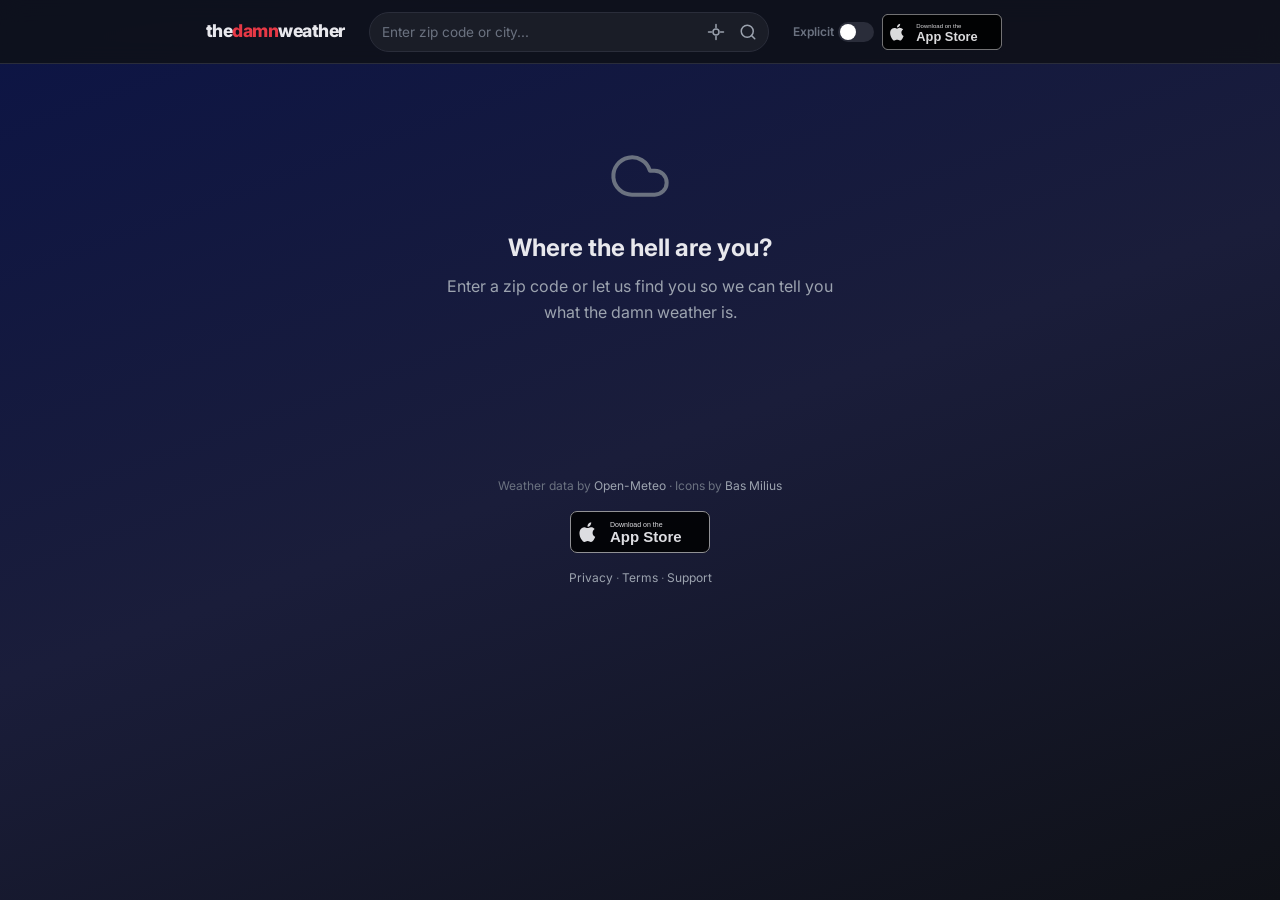
<file: index.html>
<!DOCTYPE html>
<html lang="en">
<head>
  <meta charset="UTF-8">
  <meta name="viewport" content="width=device-width, initial-scale=1.0">
  <meta name="description" content="The Damn Weather - Get your weather forecast with a side of attitude.">
  <meta name="apple-itunes-app" content="app-id=6761637304">
  <title>The Damn Weather</title>
  <link rel="icon" href="favicon.svg" type="image/svg+xml">
  <link rel="preconnect" href="https://fonts.googleapis.com">
  <link rel="preconnect" href="https://fonts.gstatic.com" crossorigin>
  <link href="https://fonts.googleapis.com/css2?family=Inter:wght@400;500;600;700;800;900&display=swap" rel="stylesheet">
  <link rel="stylesheet" href="css/main.css?v=4">
  <link rel="stylesheet" href="css/components.css?v=4">
  <link rel="stylesheet" href="css/forecast.css?v=4">
  <link rel="stylesheet" href="css/animations.css?v=4">
  <link rel="stylesheet" href="css/responsive.css?v=4">
</head>
<body data-conditions="clear" data-daytime="day" data-temp-range="mild">

  <!-- Header -->
  <header class="site-header">
    <div class="header-inner">
      <a href="/" class="site-logo" aria-label="The Damn Weather - Home">
        <span class="logo-text">the<span class="logo-accent">damn</span>weather</span>
      </a>
      <form class="search-form" role="search" aria-label="Search for a location">
        <div class="search-input-wrapper">
          <input
            type="text"
            class="search-input"
            placeholder="Enter zip code or city..."
            aria-label="Zip code or city name"
            autocomplete="off"
            inputmode="text"
          >
          <button type="button" class="geo-btn" aria-label="Use my location" title="Use my location">
            <svg width="18" height="18" viewBox="0 0 24 24" fill="none" stroke="currentColor" stroke-width="2" stroke-linecap="round" stroke-linejoin="round">
              <circle cx="12" cy="12" r="4"/>
              <path d="M12 2v4M12 18v4M2 12h4M18 12h4"/>
            </svg>
          </button>
          <button type="submit" class="search-btn" aria-label="Search">
            <svg width="18" height="18" viewBox="0 0 24 24" fill="none" stroke="currentColor" stroke-width="2" stroke-linecap="round" stroke-linejoin="round">
              <circle cx="11" cy="11" r="8"/>
              <path d="M21 21l-4.35-4.35"/>
            </svg>
          </button>
        </div>
        <div class="search-results" role="listbox" aria-label="Location results" hidden></div>
      </form>
      <div class="header-controls">
        <div class="explicit-toggle-wrapper">
          <label class="toggle-label" for="explicit-toggle">
            <span class="toggle-label-text">Explicit</span>
            <div class="toggle-switch">
              <input type="checkbox" id="explicit-toggle" class="toggle-input" aria-label="Enable explicit language">
              <span class="toggle-slider"></span>
            </div>
          </label>
        </div>
        <a class="header-app-badge" href="https://apps.apple.com/app/id6761637304" target="_blank" rel="noopener noreferrer" aria-label="Download on the App Store">
          <img src="/assets/app-store-badge.svg" alt="Download on the App Store" width="120" height="36">
        </a>
      </div>
    </div>
  </header>

  <!-- Main Content -->
  <main class="main-content">

    <!-- Loading State -->
    <div class="loading-state" id="loading-state" role="status" aria-label="Loading weather data">
      <div class="skeleton skeleton-hero"></div>
      <div class="skeleton skeleton-phrase"></div>
      <div class="skeleton skeleton-stats"></div>
    </div>

    <!-- Empty State (no location) -->
    <div class="empty-state" id="empty-state" hidden>
      <div class="empty-icon">
        <svg width="64" height="64" viewBox="0 0 24 24" fill="none" stroke="currentColor" stroke-width="1.5" stroke-linecap="round" stroke-linejoin="round">
          <path d="M17.5 19H9a7 7 0 1 1 6.71-9h1.79a4.5 4.5 0 1 1 0 9Z"/>
        </svg>
      </div>
      <h2 class="empty-title">Where the hell are you?</h2>
      <p class="empty-text">Enter a zip code or let us find you so we can tell you what the damn weather is.</p>
    </div>

    <!-- Error State -->
    <div class="error-state" id="error-state" hidden>
      <div class="error-icon">
        <svg width="64" height="64" viewBox="0 0 24 24" fill="none" stroke="currentColor" stroke-width="1.5" stroke-linecap="round" stroke-linejoin="round">
          <path d="M10.29 3.86L1.82 18a2 2 0 0 0 1.71 3h16.94a2 2 0 0 0 1.71-3L13.71 3.86a2 2 0 0 0-3.42 0z"/>
          <line x1="12" y1="9" x2="12" y2="13"/>
          <line x1="12" y1="17" x2="12.01" y2="17"/>
        </svg>
      </div>
      <h2 class="error-title">Well, damn.</h2>
      <p class="error-text" id="error-message">Something went wrong getting the weather.</p>
      <button class="btn btn-primary" id="retry-btn">Try Again</button>
    </div>

    <!-- Weather Content -->
    <div class="weather-content" id="weather-content" hidden>

      <!-- Hero Section -->
      <section class="hero" aria-label="Current weather conditions">
        <div class="hero-icon-wrapper">
          <img class="hero-icon" id="hero-icon" src="data:image/svg+xml,%3Csvg xmlns='http://www.w3.org/2000/svg'/%3E" alt="Weather icon" width="120" height="120">
        </div>
        <div class="hero-temp" id="hero-temp" aria-label="Current temperature">--</div>
        <div class="hero-phrase" id="hero-phrase" aria-live="polite">Loading the attitude...</div>
        <div class="hero-location" id="hero-location">
          <span class="location-name" id="location-name">--</span>
          <span class="location-time" id="location-time">--</span>
        </div>
        <div class="hero-stats" id="hero-stats">
          <div class="stat">
            <span class="stat-label">Feels Like</span>
            <span class="stat-value" id="stat-feels-like">--</span>
          </div>
          <div class="stat">
            <span class="stat-label">Condition</span>
            <span class="stat-value" id="stat-condition">--</span>
          </div>
          <div class="stat">
            <span class="stat-label">Wind</span>
            <span class="stat-value" id="stat-wind">--</span>
          </div>
          <div class="stat">
            <span class="stat-label">UV Index</span>
            <span class="stat-value" id="stat-uv">--</span>
          </div>
        </div>
      </section>

      <!-- Hourly Forecast -->
      <section class="forecast-section" aria-label="Hourly forecast">
        <h2 class="section-title">Today, Hour by Hour</h2>
        <div class="hourly-scroll-wrapper">
          <div class="hourly-scroll" id="hourly-scroll" role="list" aria-label="Hourly forecast">
            <!-- Hourly cards rendered by JS -->
          </div>
        </div>
      </section>

      <!-- Daily Forecast -->
      <section class="forecast-section" aria-label="10-day forecast">
        <h2 class="section-title">The Next 10 Days</h2>
        <div class="daily-list" id="daily-list" role="list" aria-label="Daily forecast">
          <!-- Daily rows rendered by JS -->
        </div>
      </section>

      <!-- Weather Details -->
      <section class="details-section" aria-label="Weather details">
        <h2 class="section-title">The Details</h2>
        <div class="details-grid" id="details-grid">
          <div class="detail-card" aria-label="Humidity">
            <div class="detail-label">Humidity</div>
            <div class="detail-value" id="detail-humidity">--%</div>
            <div class="detail-extra" id="detail-humidity-desc"></div>
          </div>
          <div class="detail-card" aria-label="Wind">
            <div class="detail-label">Wind</div>
            <div class="detail-value" id="detail-wind">-- mph</div>
            <div class="detail-extra" id="detail-wind-dir"></div>
          </div>
          <div class="detail-card" aria-label="UV Index">
            <div class="detail-label">UV Index</div>
            <div class="detail-value" id="detail-uv">--</div>
            <div class="detail-extra" id="detail-uv-level"></div>
          </div>
          <div class="detail-card" aria-label="Pressure">
            <div class="detail-label">Pressure</div>
            <div class="detail-value" id="detail-pressure">-- hPa</div>
            <div class="detail-extra" id="detail-pressure-trend"></div>
          </div>
          <div class="detail-card" aria-label="Sunrise and Sunset">
            <div class="detail-label">Sun</div>
            <div class="detail-value" id="detail-sunrise">--</div>
            <div class="detail-extra" id="detail-sunset"></div>
          </div>
          <div class="detail-card" aria-label="Precipitation">
            <div class="detail-label">Precipitation</div>
            <div class="detail-value" id="detail-precip">-- in</div>
            <div class="detail-extra" id="detail-precip-chance"></div>
          </div>
        </div>
      </section>

    </div>
  </main>

  <!-- Age Disclaimer Modal -->
  <div class="modal-overlay" id="age-modal" hidden>
    <div class="modal" role="dialog" aria-labelledby="modal-title" aria-modal="true">
      <h3 class="modal-title" id="modal-title">Heads up!</h3>
      <p class="modal-text">You're about to enable some <strong>colorful language</strong>. The phrases will contain explicit profanity.</p>
      <div class="modal-actions">
        <button class="btn btn-primary" id="age-confirm">Enable explicit mode</button>
        <button class="btn btn-secondary" id="age-cancel">Keep it clean</button>
      </div>
    </div>
  </div>

  <!-- Footer -->
  <footer class="site-footer">
    <p>Weather data by <a href="https://open-meteo.com/" target="_blank" rel="noopener noreferrer">Open-Meteo</a> &middot; Icons by <a href="https://bas.dev/work/meteocons" target="_blank" rel="noopener noreferrer">Bas Milius</a></p>
    <p class="footer-app-store">
      <a href="https://apps.apple.com/app/id6761637304" target="_blank" rel="noopener noreferrer" aria-label="Download on the App Store">
        <img src="/assets/app-store-badge.svg" alt="Download on the App Store" class="app-store-badge" width="140" height="42">
      </a>
    </p>
    <p><a href="/privacy">Privacy</a> &middot; <a href="/terms">Terms</a> &middot; <a href="/support">Support</a></p>
  </footer>

  <script type="module" src="js/app.js?v=4"></script>
</body>
</html>
</file>
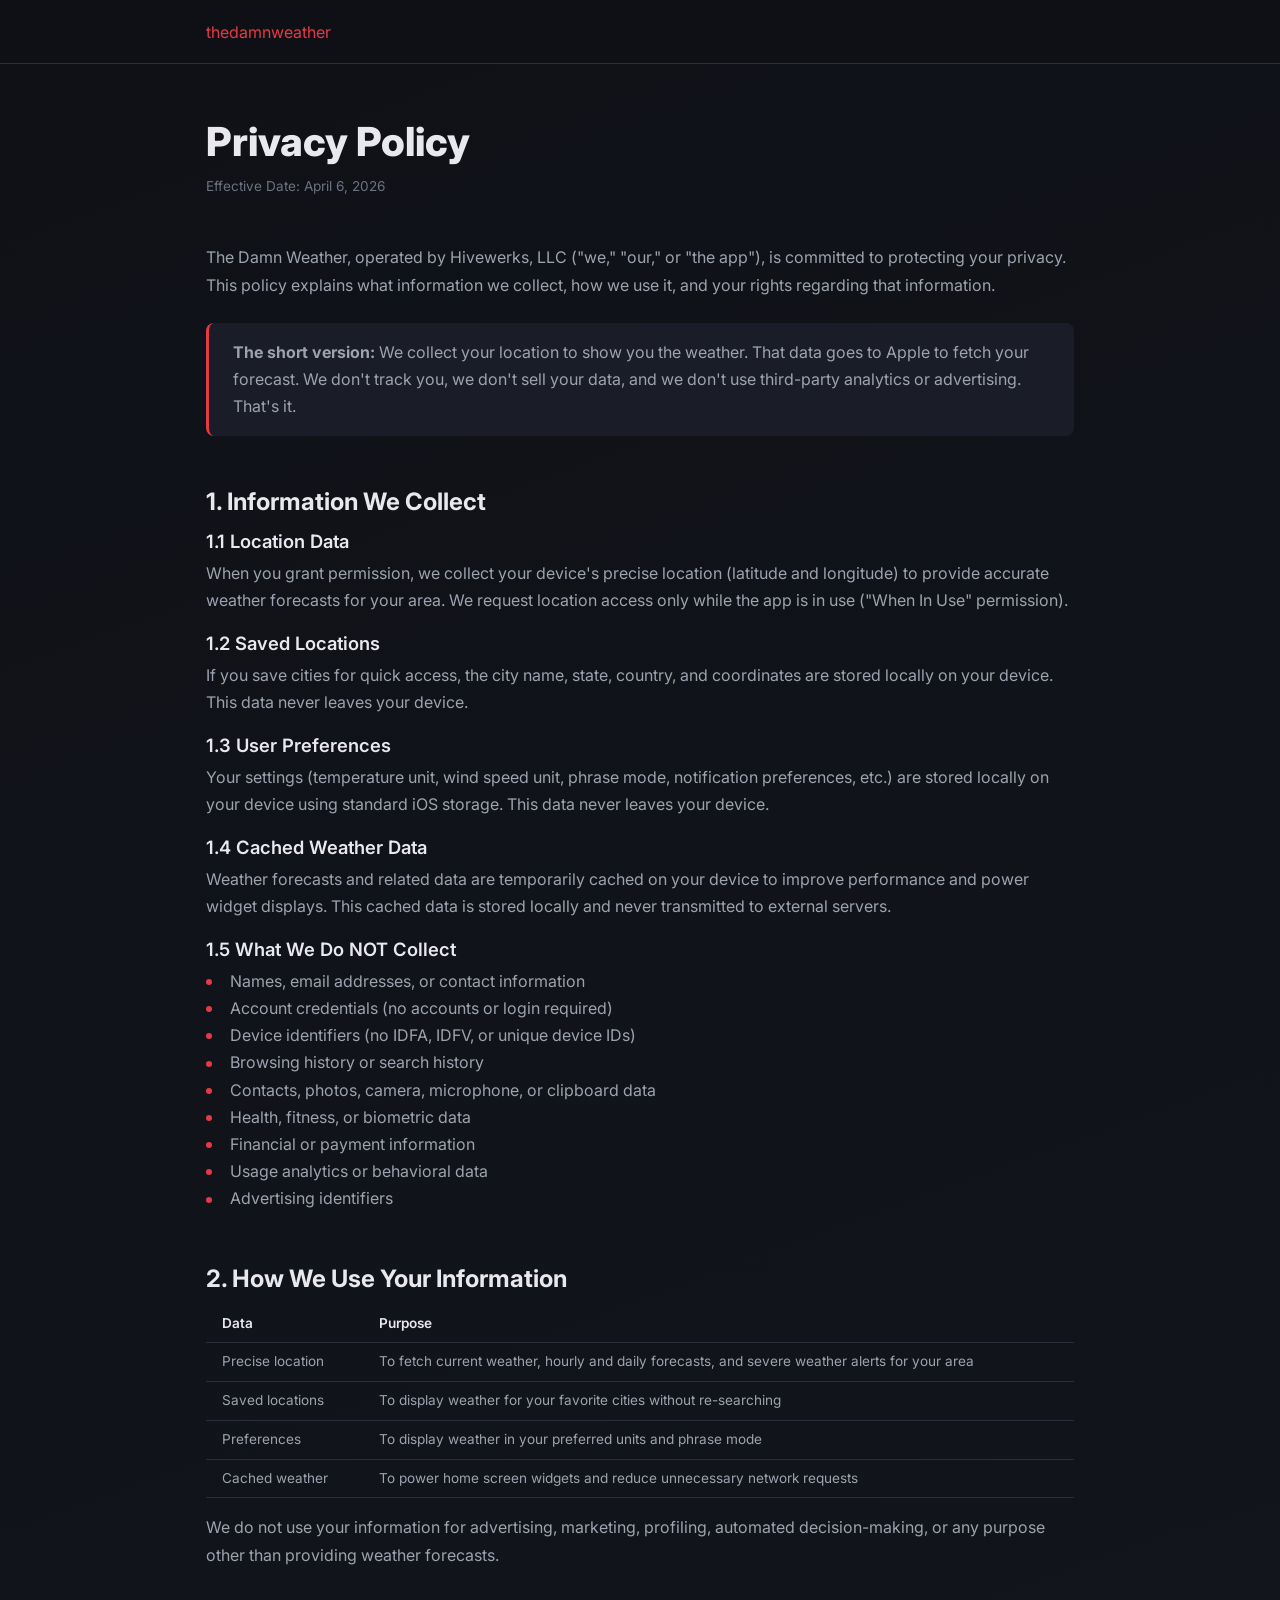
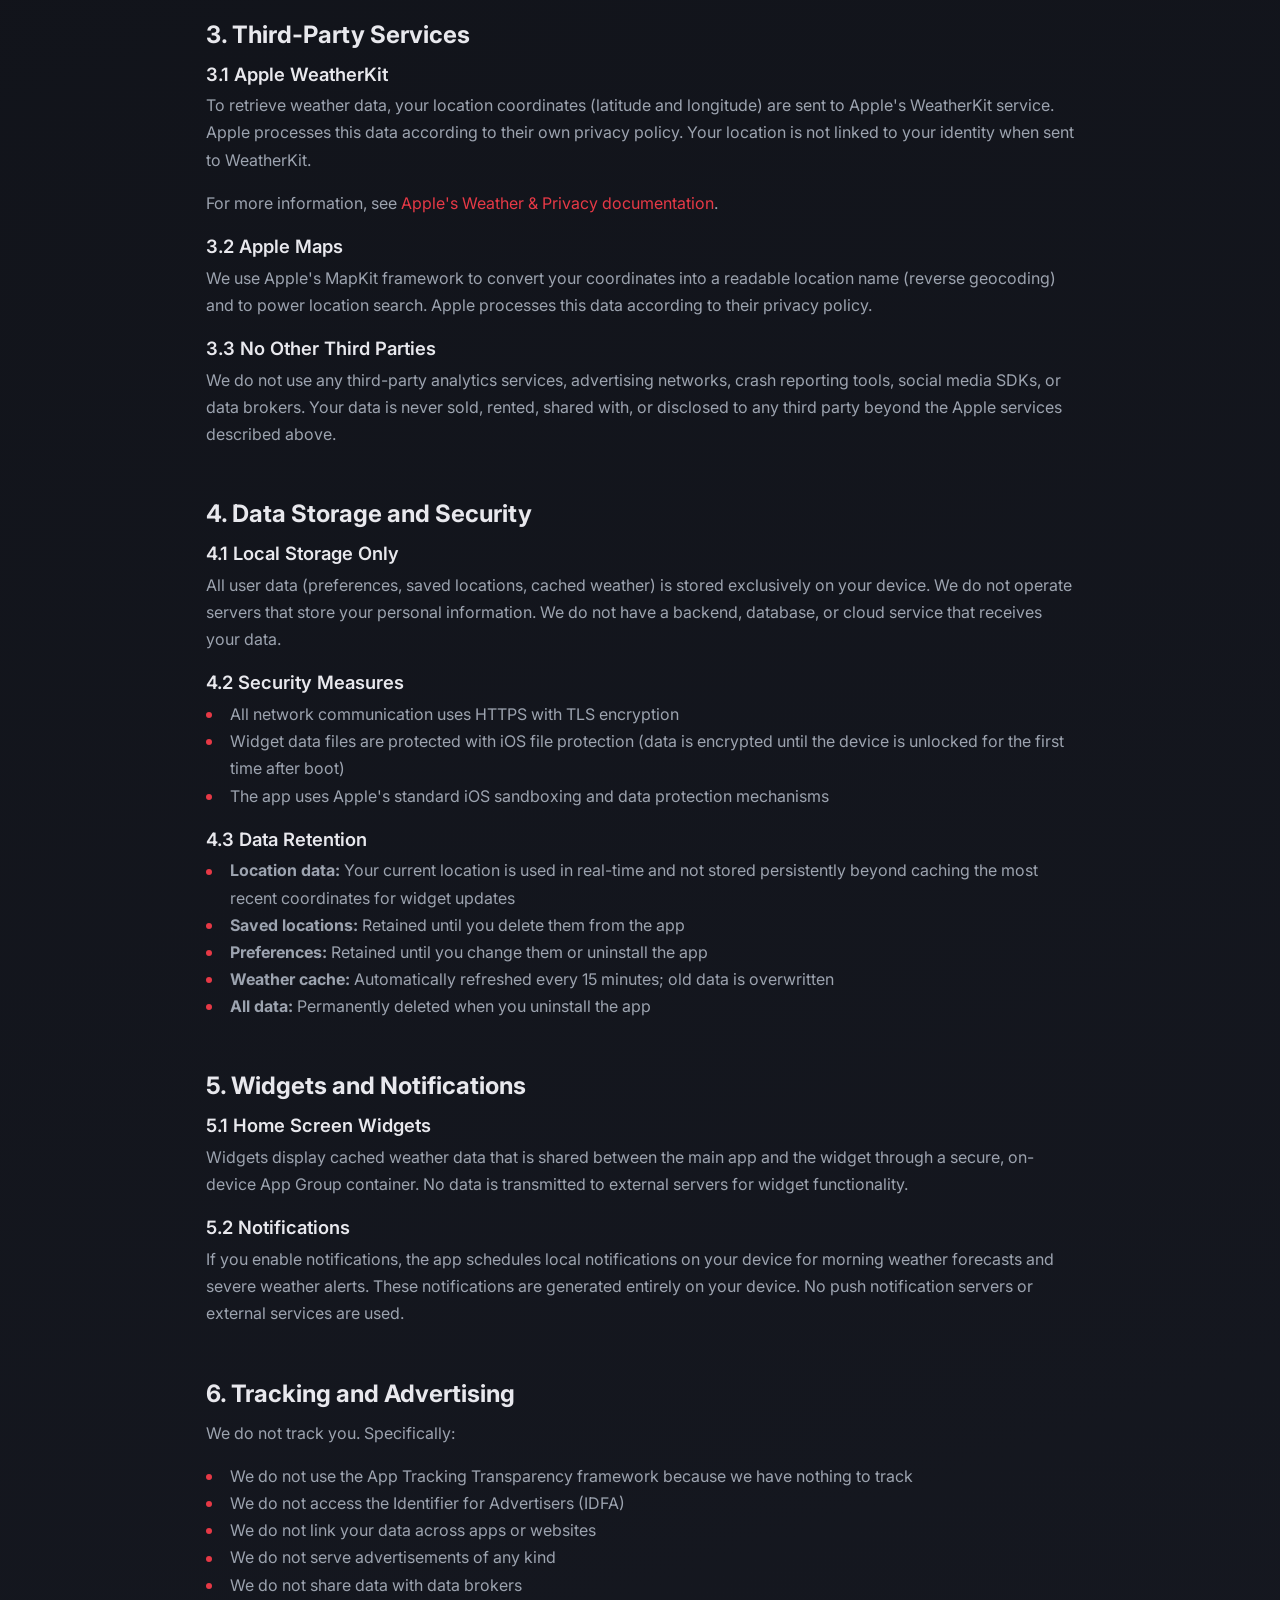
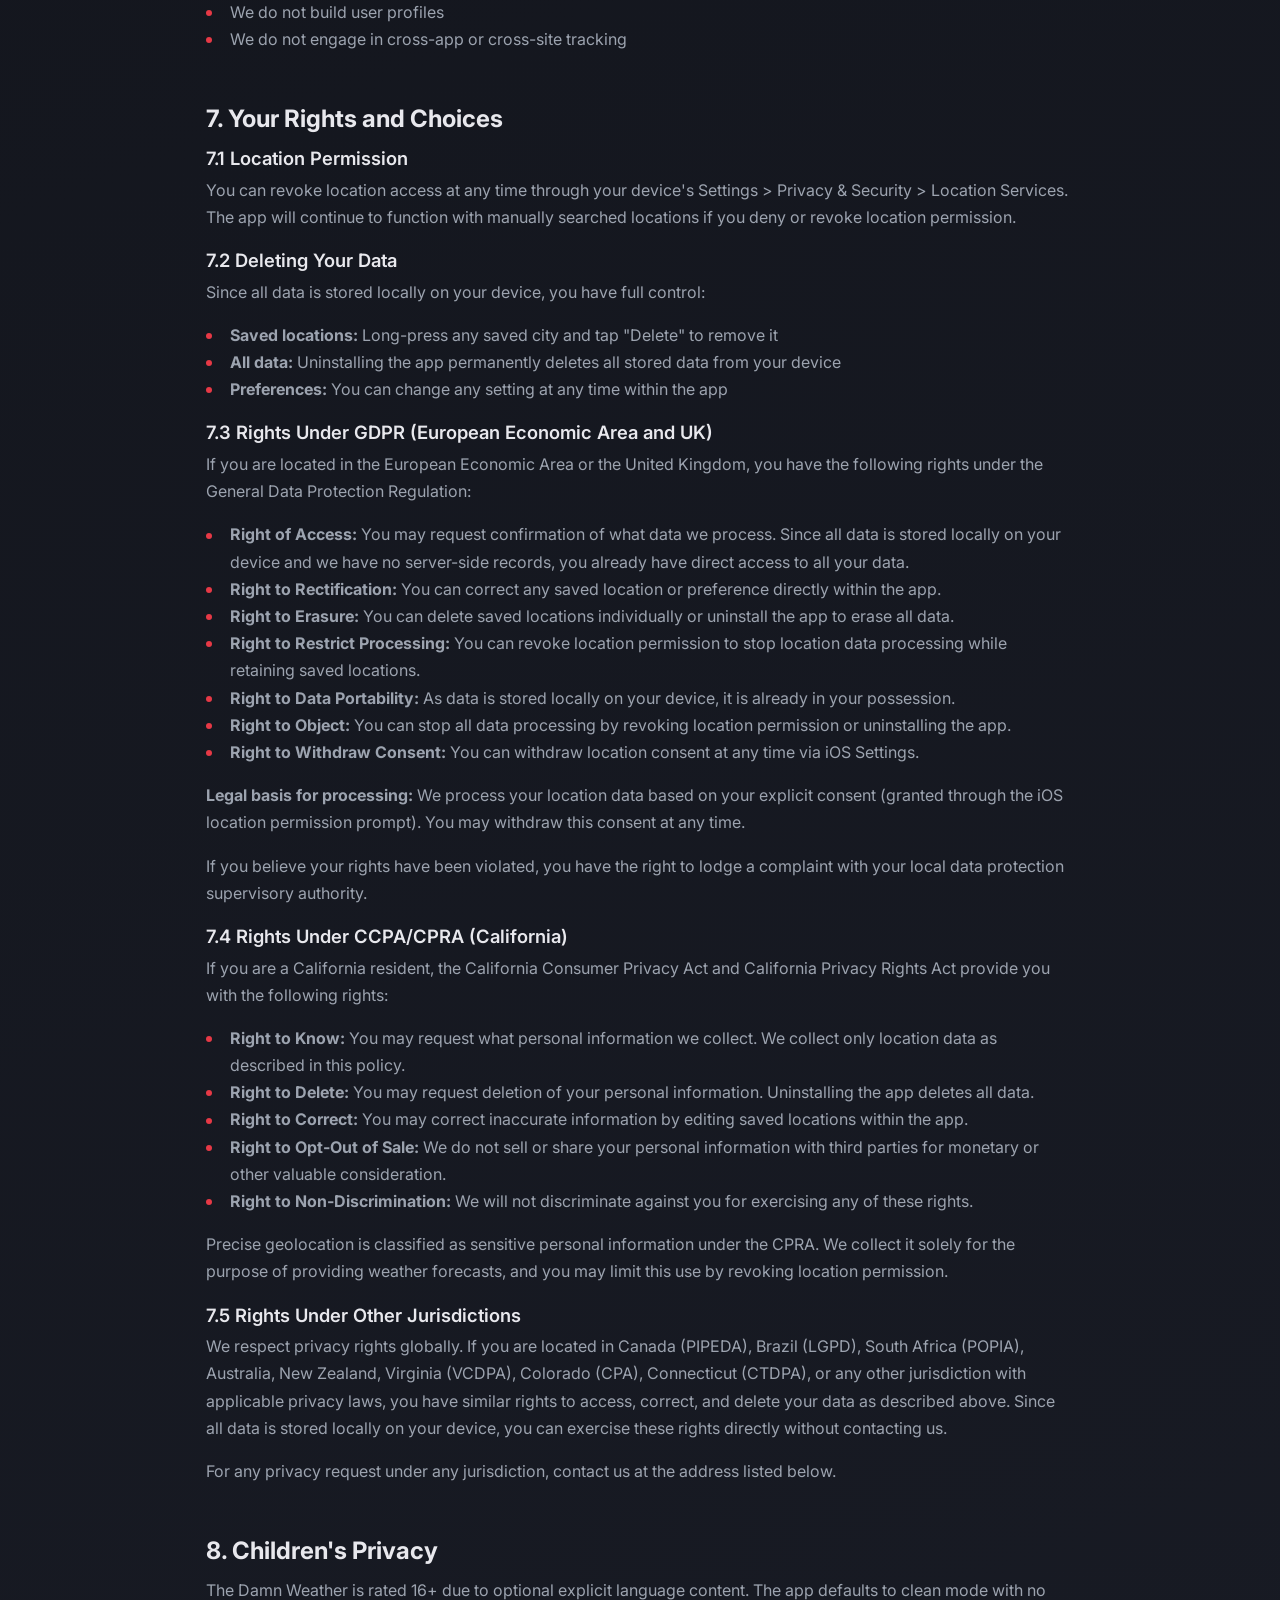
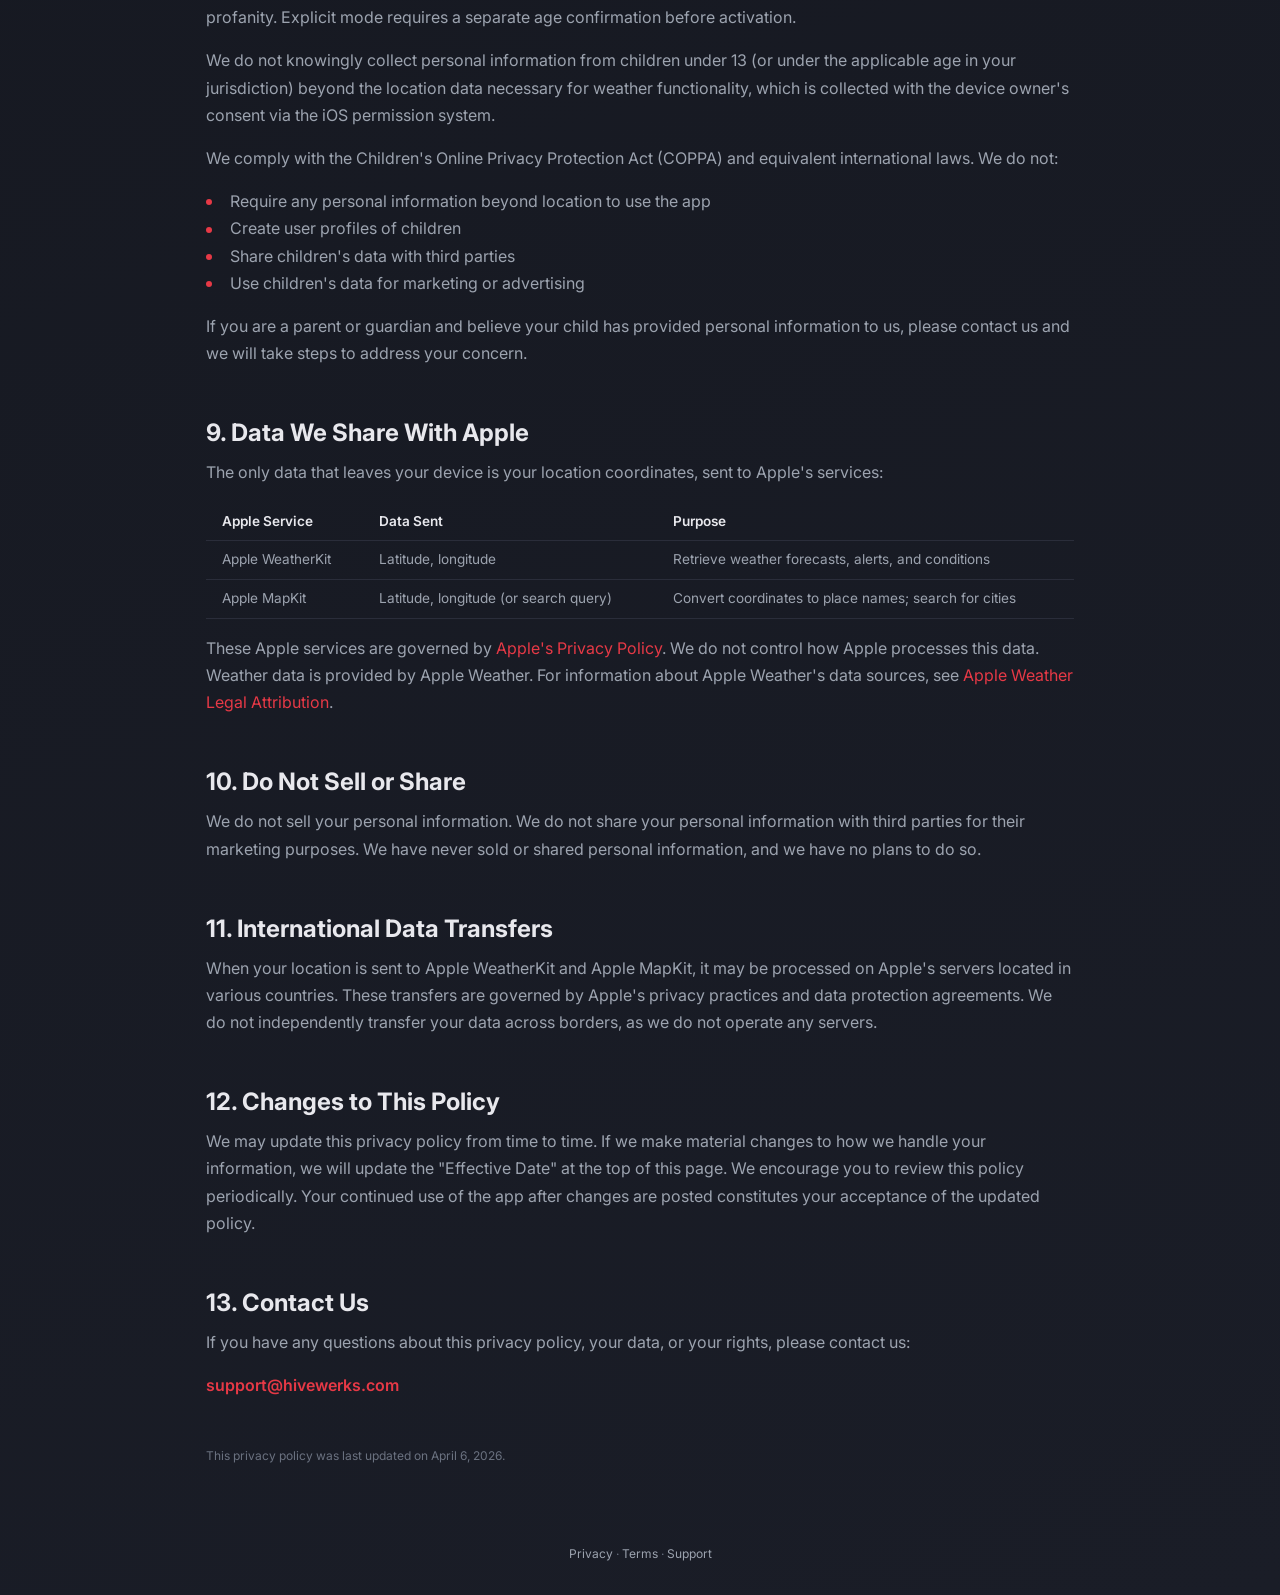
<file: privacy/index.html>
<!DOCTYPE html>
<html lang="en">
<head>
  <meta charset="UTF-8">
  <meta name="viewport" content="width=device-width, initial-scale=1.0">
  <meta name="description" content="Privacy Policy - The Damn Weather">
  <title>Privacy Policy - The Damn Weather</title>
  <link rel="icon" href="/favicon.svg" type="image/svg+xml">
  <link rel="preconnect" href="https://fonts.googleapis.com">
  <link rel="preconnect" href="https://fonts.gstatic.com" crossorigin>
  <link href="https://fonts.googleapis.com/css2?family=Inter:wght@400;500;600;700;800;900&display=swap" rel="stylesheet">
  <link rel="stylesheet" href="/css/main.css?v=3">
  <link rel="stylesheet" href="/css/components.css?v=3">
  <link rel="stylesheet" href="/css/responsive.css?v=3">
</head>
<body>

  <header class="site-header">
    <div class="header-inner">
      <a href="/" class="site-logo">the<span class="logo-accent">damn</span>weather</a>
    </div>
  </header>

  <main class="page-content">
    <h1 class="page-title">Privacy Policy</h1>
    <p class="page-meta">Effective Date: April 6, 2026</p>

    <p class="page-intro">The Damn Weather, operated by Hivewerks, LLC ("we," "our," or "the app"), is committed to protecting your privacy. This policy explains what information we collect, how we use it, and your rights regarding that information.</p>

    <div class="highlight-box">
      <strong>The short version:</strong> We collect your location to show you the weather. That data goes to Apple to fetch your forecast. We don't track you, we don't sell your data, and we don't use third-party analytics or advertising. That's it.
    </div>

    <section class="page-section">
      <h2>1. Information We Collect</h2>

      <h3>1.1 Location Data</h3>
      <p>When you grant permission, we collect your device's precise location (latitude and longitude) to provide accurate weather forecasts for your area. We request location access only while the app is in use ("When In Use" permission).</p>

      <h3>1.2 Saved Locations</h3>
      <p>If you save cities for quick access, the city name, state, country, and coordinates are stored locally on your device. This data never leaves your device.</p>

      <h3>1.3 User Preferences</h3>
      <p>Your settings (temperature unit, wind speed unit, phrase mode, notification preferences, etc.) are stored locally on your device using standard iOS storage. This data never leaves your device.</p>

      <h3>1.4 Cached Weather Data</h3>
      <p>Weather forecasts and related data are temporarily cached on your device to improve performance and power widget displays. This cached data is stored locally and never transmitted to external servers.</p>

      <h3>1.5 What We Do NOT Collect</h3>
      <ul>
        <li>Names, email addresses, or contact information</li>
        <li>Account credentials (no accounts or login required)</li>
        <li>Device identifiers (no IDFA, IDFV, or unique device IDs)</li>
        <li>Browsing history or search history</li>
        <li>Contacts, photos, camera, microphone, or clipboard data</li>
        <li>Health, fitness, or biometric data</li>
        <li>Financial or payment information</li>
        <li>Usage analytics or behavioral data</li>
        <li>Advertising identifiers</li>
      </ul>
    </section>

    <section class="page-section">
      <h2>2. How We Use Your Information</h2>

      <table class="page-table">
        <thead>
          <tr>
            <th>Data</th>
            <th>Purpose</th>
          </tr>
        </thead>
        <tbody>
          <tr>
            <td>Precise location</td>
            <td>To fetch current weather, hourly and daily forecasts, and severe weather alerts for your area</td>
          </tr>
          <tr>
            <td>Saved locations</td>
            <td>To display weather for your favorite cities without re-searching</td>
          </tr>
          <tr>
            <td>Preferences</td>
            <td>To display weather in your preferred units and phrase mode</td>
          </tr>
          <tr>
            <td>Cached weather</td>
            <td>To power home screen widgets and reduce unnecessary network requests</td>
          </tr>
        </tbody>
      </table>

      <p>We do not use your information for advertising, marketing, profiling, automated decision-making, or any purpose other than providing weather forecasts.</p>
    </section>

    <section class="page-section">
      <h2>3. Third-Party Services</h2>

      <h3>3.1 Apple WeatherKit</h3>
      <p>To retrieve weather data, your location coordinates (latitude and longitude) are sent to Apple's WeatherKit service. Apple processes this data according to their own privacy policy. Your location is not linked to your identity when sent to WeatherKit.</p>
      <p>For more information, see <a href="https://www.apple.com/legal/privacy/data/en/weather/" target="_blank" rel="noopener noreferrer">Apple's Weather &amp; Privacy documentation</a>.</p>

      <h3>3.2 Apple Maps</h3>
      <p>We use Apple's MapKit framework to convert your coordinates into a readable location name (reverse geocoding) and to power location search. Apple processes this data according to their privacy policy.</p>

      <h3>3.3 No Other Third Parties</h3>
      <p>We do not use any third-party analytics services, advertising networks, crash reporting tools, social media SDKs, or data brokers. Your data is never sold, rented, shared with, or disclosed to any third party beyond the Apple services described above.</p>
    </section>

    <section class="page-section">
      <h2>4. Data Storage and Security</h2>

      <h3>4.1 Local Storage Only</h3>
      <p>All user data (preferences, saved locations, cached weather) is stored exclusively on your device. We do not operate servers that store your personal information. We do not have a backend, database, or cloud service that receives your data.</p>

      <h3>4.2 Security Measures</h3>
      <ul>
        <li>All network communication uses HTTPS with TLS encryption</li>
        <li>Widget data files are protected with iOS file protection (data is encrypted until the device is unlocked for the first time after boot)</li>
        <li>The app uses Apple's standard iOS sandboxing and data protection mechanisms</li>
      </ul>

      <h3>4.3 Data Retention</h3>
      <ul>
        <li><strong>Location data:</strong> Your current location is used in real-time and not stored persistently beyond caching the most recent coordinates for widget updates</li>
        <li><strong>Saved locations:</strong> Retained until you delete them from the app</li>
        <li><strong>Preferences:</strong> Retained until you change them or uninstall the app</li>
        <li><strong>Weather cache:</strong> Automatically refreshed every 15 minutes; old data is overwritten</li>
        <li><strong>All data:</strong> Permanently deleted when you uninstall the app</li>
      </ul>
    </section>

    <section class="page-section">
      <h2>5. Widgets and Notifications</h2>

      <h3>5.1 Home Screen Widgets</h3>
      <p>Widgets display cached weather data that is shared between the main app and the widget through a secure, on-device App Group container. No data is transmitted to external servers for widget functionality.</p>

      <h3>5.2 Notifications</h3>
      <p>If you enable notifications, the app schedules local notifications on your device for morning weather forecasts and severe weather alerts. These notifications are generated entirely on your device. No push notification servers or external services are used.</p>
    </section>

    <section class="page-section">
      <h2>6. Tracking and Advertising</h2>

      <p>We do not track you. Specifically:</p>
      <ul>
        <li>We do not use the App Tracking Transparency framework because we have nothing to track</li>
        <li>We do not access the Identifier for Advertisers (IDFA)</li>
        <li>We do not link your data across apps or websites</li>
        <li>We do not serve advertisements of any kind</li>
        <li>We do not share data with data brokers</li>
        <li>We do not build user profiles</li>
        <li>We do not engage in cross-app or cross-site tracking</li>
      </ul>
    </section>

    <section class="page-section">
      <h2>7. Your Rights and Choices</h2>

      <h3>7.1 Location Permission</h3>
      <p>You can revoke location access at any time through your device's Settings &gt; Privacy &amp; Security &gt; Location Services. The app will continue to function with manually searched locations if you deny or revoke location permission.</p>

      <h3>7.2 Deleting Your Data</h3>
      <p>Since all data is stored locally on your device, you have full control:</p>
      <ul>
        <li><strong>Saved locations:</strong> Long-press any saved city and tap "Delete" to remove it</li>
        <li><strong>All data:</strong> Uninstalling the app permanently deletes all stored data from your device</li>
        <li><strong>Preferences:</strong> You can change any setting at any time within the app</li>
      </ul>

      <h3>7.3 Rights Under GDPR (European Economic Area and UK)</h3>
      <p>If you are located in the European Economic Area or the United Kingdom, you have the following rights under the General Data Protection Regulation:</p>
      <ul>
        <li><strong>Right of Access:</strong> You may request confirmation of what data we process. Since all data is stored locally on your device and we have no server-side records, you already have direct access to all your data.</li>
        <li><strong>Right to Rectification:</strong> You can correct any saved location or preference directly within the app.</li>
        <li><strong>Right to Erasure:</strong> You can delete saved locations individually or uninstall the app to erase all data.</li>
        <li><strong>Right to Restrict Processing:</strong> You can revoke location permission to stop location data processing while retaining saved locations.</li>
        <li><strong>Right to Data Portability:</strong> As data is stored locally on your device, it is already in your possession.</li>
        <li><strong>Right to Object:</strong> You can stop all data processing by revoking location permission or uninstalling the app.</li>
        <li><strong>Right to Withdraw Consent:</strong> You can withdraw location consent at any time via iOS Settings.</li>
      </ul>
      <p><strong>Legal basis for processing:</strong> We process your location data based on your explicit consent (granted through the iOS location permission prompt). You may withdraw this consent at any time.</p>
      <p>If you believe your rights have been violated, you have the right to lodge a complaint with your local data protection supervisory authority.</p>

      <h3>7.4 Rights Under CCPA/CPRA (California)</h3>
      <p>If you are a California resident, the California Consumer Privacy Act and California Privacy Rights Act provide you with the following rights:</p>
      <ul>
        <li><strong>Right to Know:</strong> You may request what personal information we collect. We collect only location data as described in this policy.</li>
        <li><strong>Right to Delete:</strong> You may request deletion of your personal information. Uninstalling the app deletes all data.</li>
        <li><strong>Right to Correct:</strong> You may correct inaccurate information by editing saved locations within the app.</li>
        <li><strong>Right to Opt-Out of Sale:</strong> We do not sell or share your personal information with third parties for monetary or other valuable consideration.</li>
        <li><strong>Right to Non-Discrimination:</strong> We will not discriminate against you for exercising any of these rights.</li>
      </ul>
      <p>Precise geolocation is classified as sensitive personal information under the CPRA. We collect it solely for the purpose of providing weather forecasts, and you may limit this use by revoking location permission.</p>

      <h3>7.5 Rights Under Other Jurisdictions</h3>
      <p>We respect privacy rights globally. If you are located in Canada (PIPEDA), Brazil (LGPD), South Africa (POPIA), Australia, New Zealand, Virginia (VCDPA), Colorado (CPA), Connecticut (CTDPA), or any other jurisdiction with applicable privacy laws, you have similar rights to access, correct, and delete your data as described above. Since all data is stored locally on your device, you can exercise these rights directly without contacting us.</p>
      <p>For any privacy request under any jurisdiction, contact us at the address listed below.</p>
    </section>

    <section class="page-section">
      <h2>8. Children's Privacy</h2>

      <p>The Damn Weather is rated 16+ due to optional explicit language content. The app defaults to clean mode with no profanity. Explicit mode requires a separate age confirmation before activation.</p>
      <p>We do not knowingly collect personal information from children under 13 (or under the applicable age in your jurisdiction) beyond the location data necessary for weather functionality, which is collected with the device owner's consent via the iOS permission system.</p>
      <p>We comply with the Children's Online Privacy Protection Act (COPPA) and equivalent international laws. We do not:</p>
      <ul>
        <li>Require any personal information beyond location to use the app</li>
        <li>Create user profiles of children</li>
        <li>Share children's data with third parties</li>
        <li>Use children's data for marketing or advertising</li>
      </ul>
      <p>If you are a parent or guardian and believe your child has provided personal information to us, please contact us and we will take steps to address your concern.</p>
    </section>

    <section class="page-section">
      <h2>9. Data We Share With Apple</h2>

      <p>The only data that leaves your device is your location coordinates, sent to Apple's services:</p>

      <table class="page-table">
        <thead>
          <tr>
            <th>Apple Service</th>
            <th>Data Sent</th>
            <th>Purpose</th>
          </tr>
        </thead>
        <tbody>
          <tr>
            <td>Apple WeatherKit</td>
            <td>Latitude, longitude</td>
            <td>Retrieve weather forecasts, alerts, and conditions</td>
          </tr>
          <tr>
            <td>Apple MapKit</td>
            <td>Latitude, longitude (or search query)</td>
            <td>Convert coordinates to place names; search for cities</td>
          </tr>
        </tbody>
      </table>

      <p>These Apple services are governed by <a href="https://www.apple.com/legal/privacy/" target="_blank" rel="noopener noreferrer">Apple's Privacy Policy</a>. We do not control how Apple processes this data. Weather data is provided by Apple Weather. For information about Apple Weather's data sources, see <a href="https://weatherkit.apple.com/legal-attribution.html" target="_blank" rel="noopener noreferrer">Apple Weather Legal Attribution</a>.</p>
    </section>

    <section class="page-section">
      <h2>10. Do Not Sell or Share</h2>

      <p>We do not sell your personal information. We do not share your personal information with third parties for their marketing purposes. We have never sold or shared personal information, and we have no plans to do so.</p>
    </section>

    <section class="page-section">
      <h2>11. International Data Transfers</h2>

      <p>When your location is sent to Apple WeatherKit and Apple MapKit, it may be processed on Apple's servers located in various countries. These transfers are governed by Apple's privacy practices and data protection agreements. We do not independently transfer your data across borders, as we do not operate any servers.</p>
    </section>

    <section class="page-section">
      <h2>12. Changes to This Policy</h2>

      <p>We may update this privacy policy from time to time. If we make material changes to how we handle your information, we will update the "Effective Date" at the top of this page. We encourage you to review this policy periodically. Your continued use of the app after changes are posted constitutes your acceptance of the updated policy.</p>
    </section>

    <section class="page-section">
      <h2>13. Contact Us</h2>

      <p>If you have any questions about this privacy policy, your data, or your rights, please contact us:</p>
      <p class="contact-email"><a href="mailto:support@hivewerks.com">support@hivewerks.com</a></p>
    </section>

    <p class="page-footer-note">This privacy policy was last updated on April 6, 2026.</p>
  </main>

  <footer class="site-footer">
    <p><a href="/privacy">Privacy</a> &middot; <a href="/terms">Terms</a> &middot; <a href="/support">Support</a></p>
  </footer>

</body>
</html>
</file>
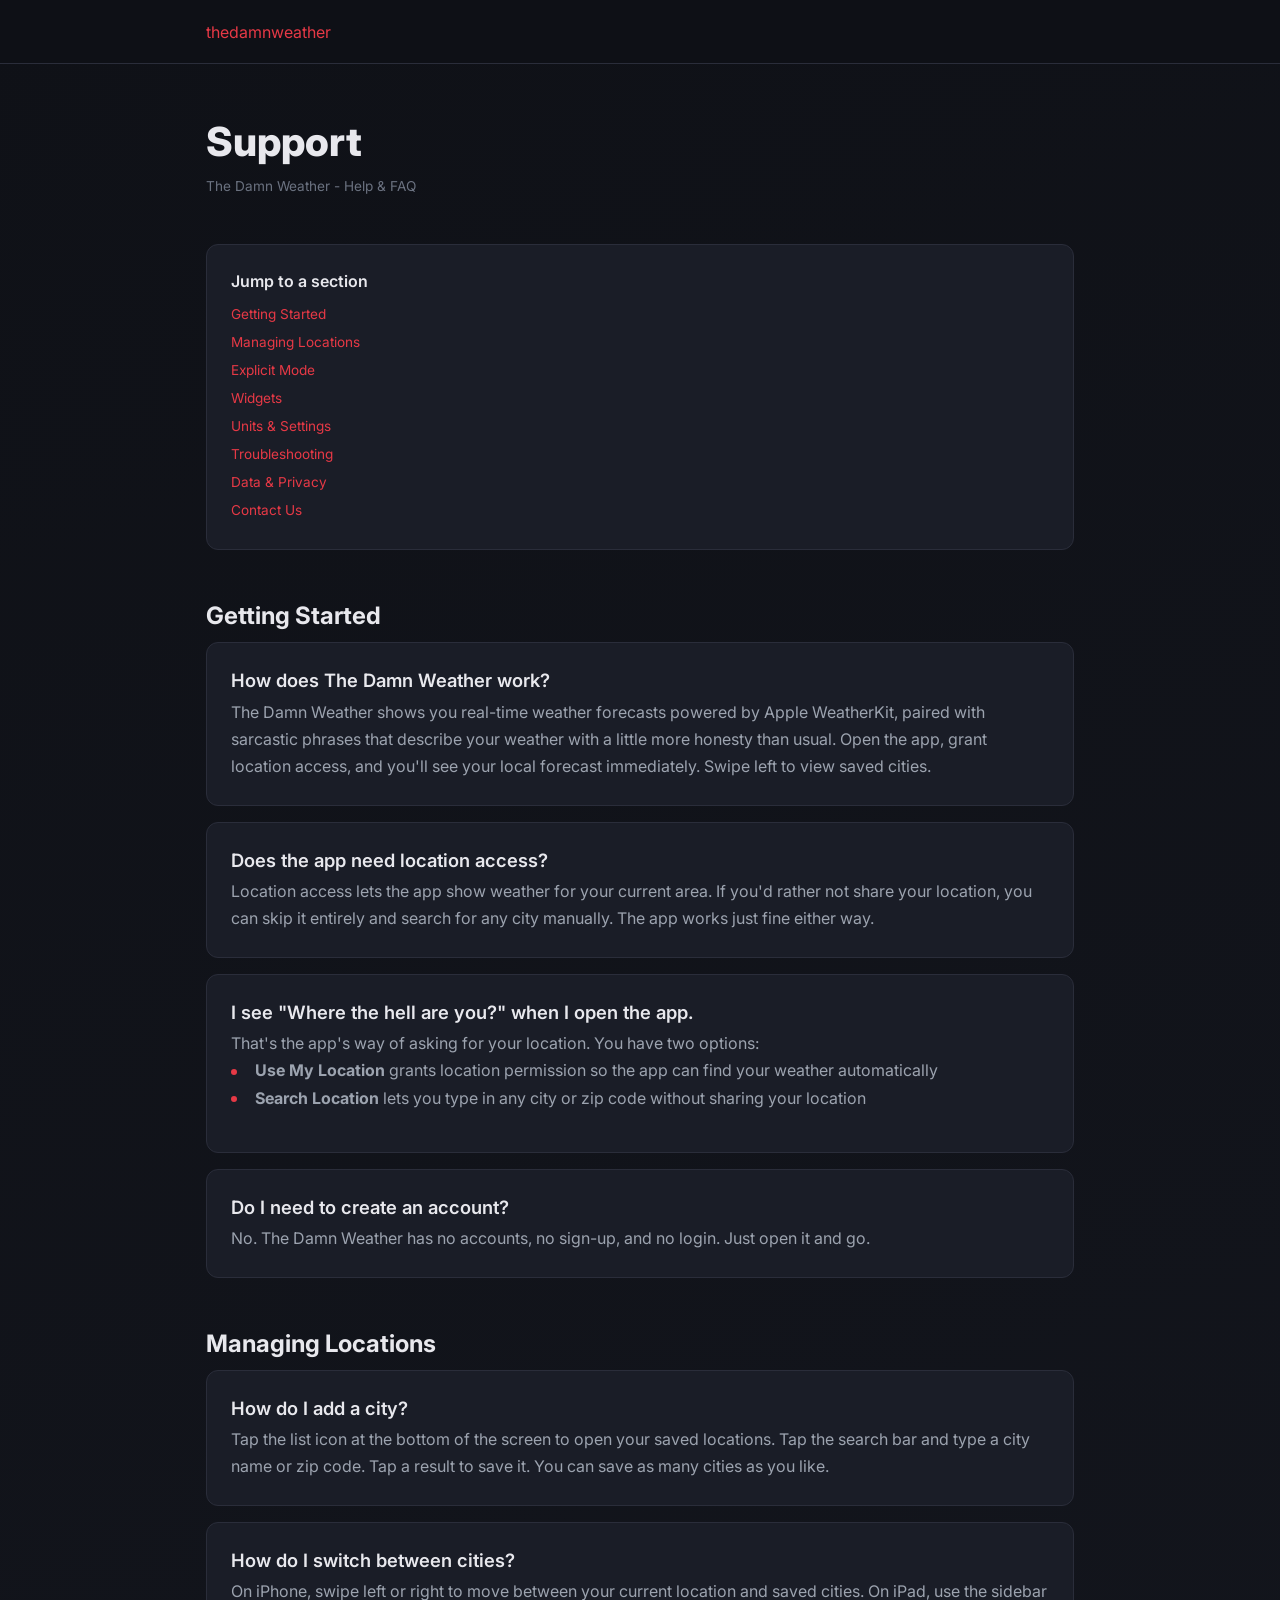
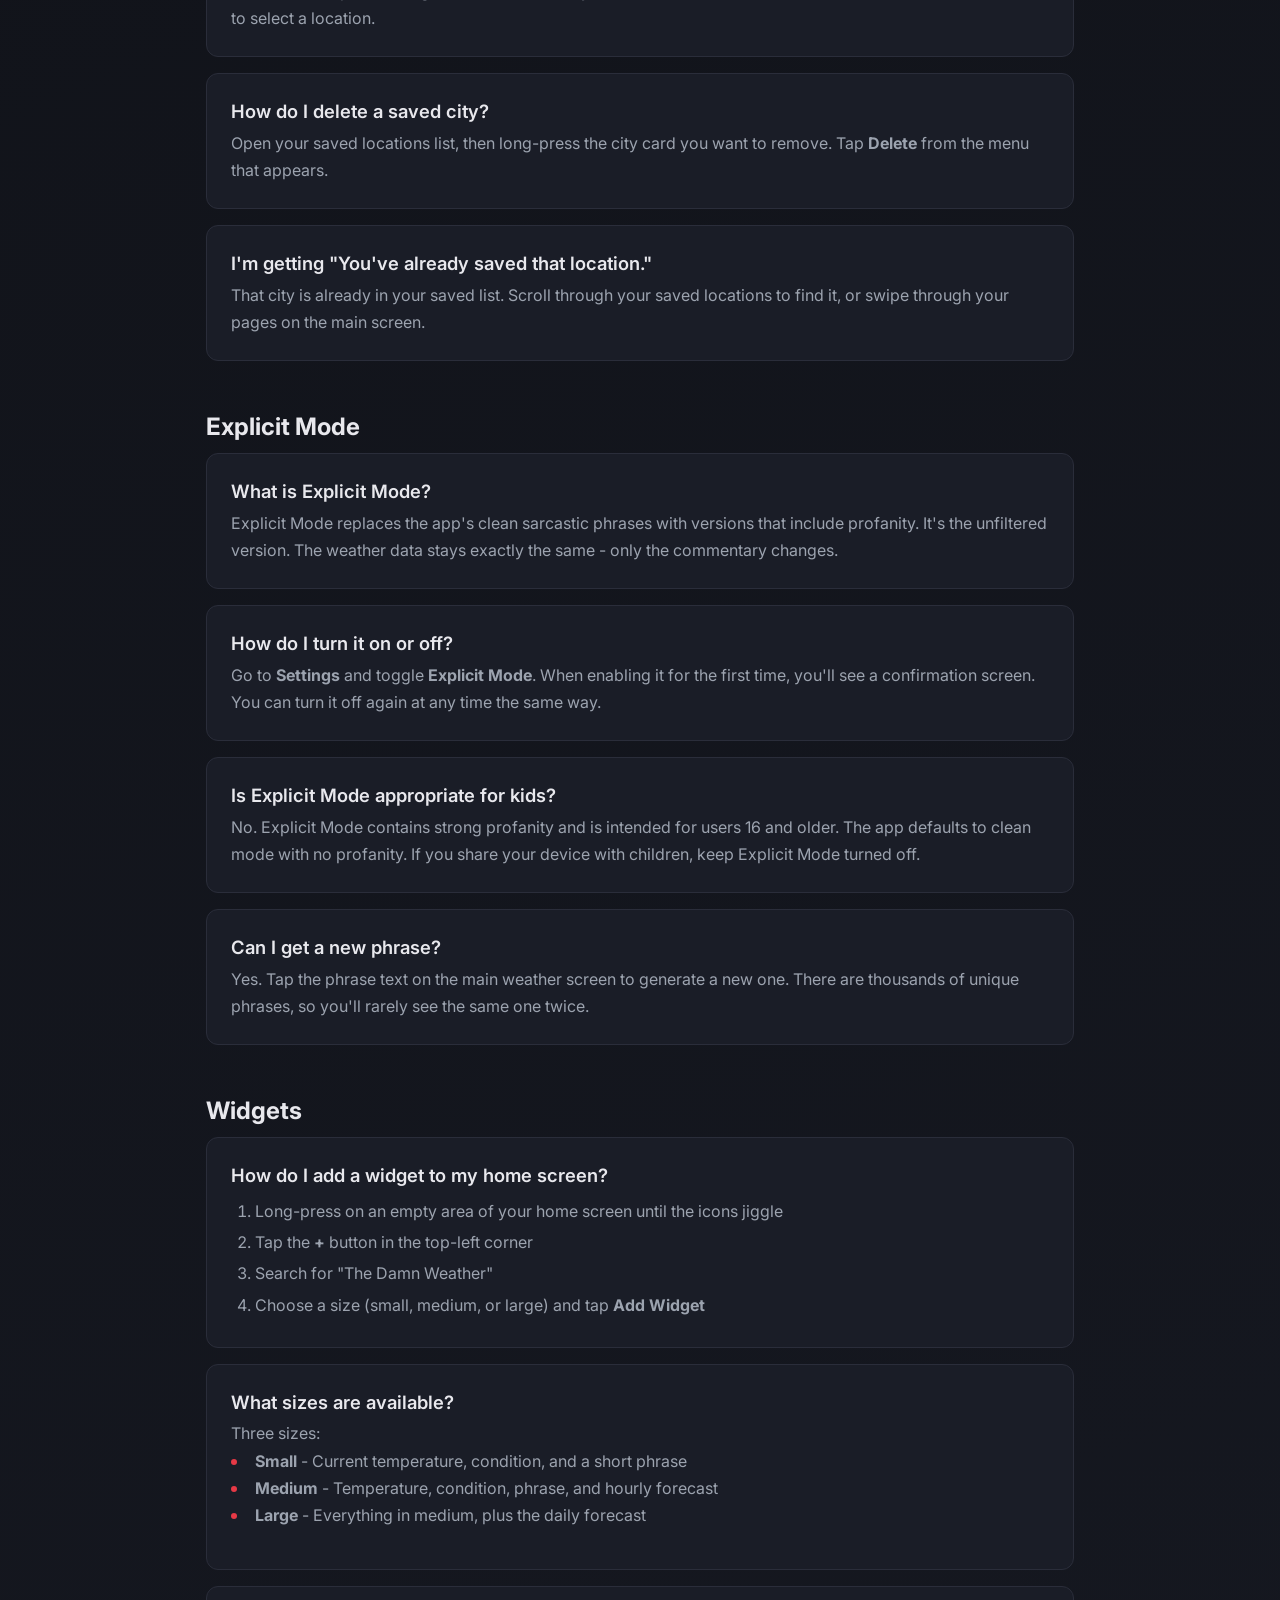
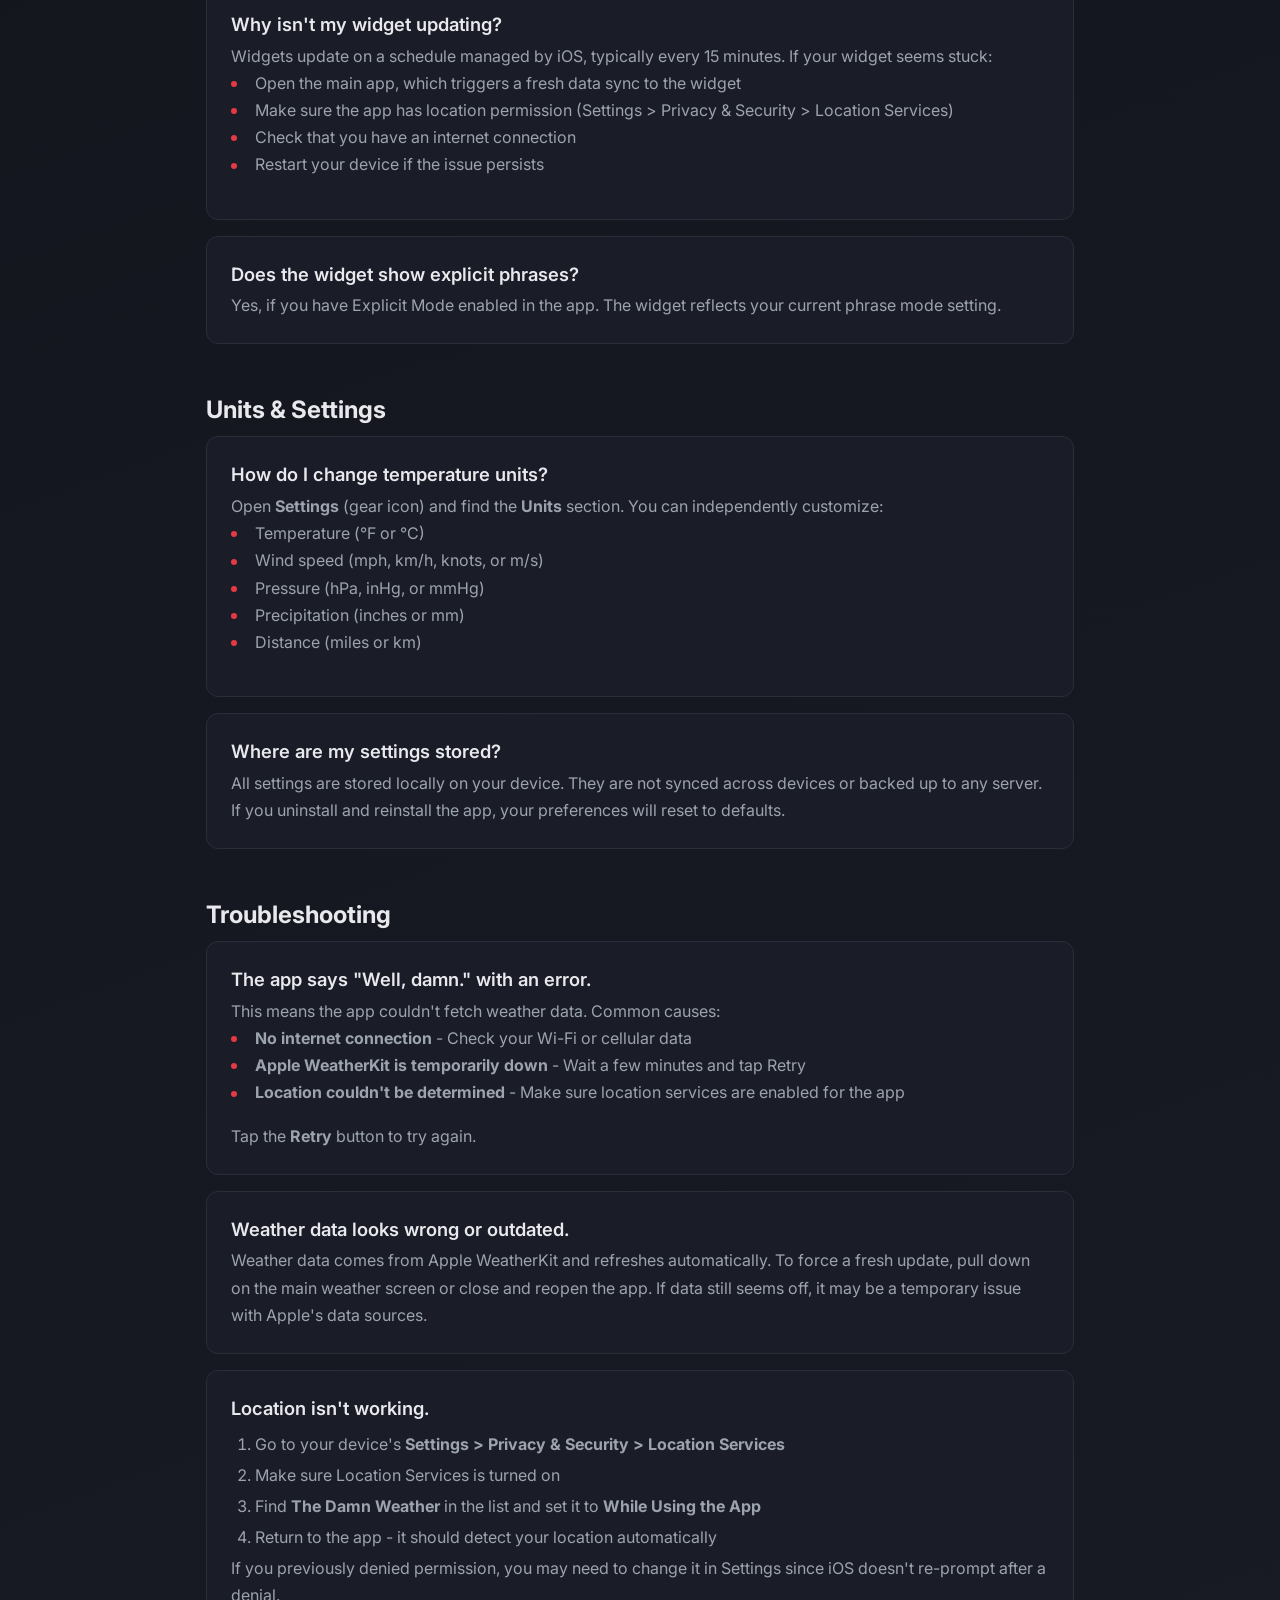
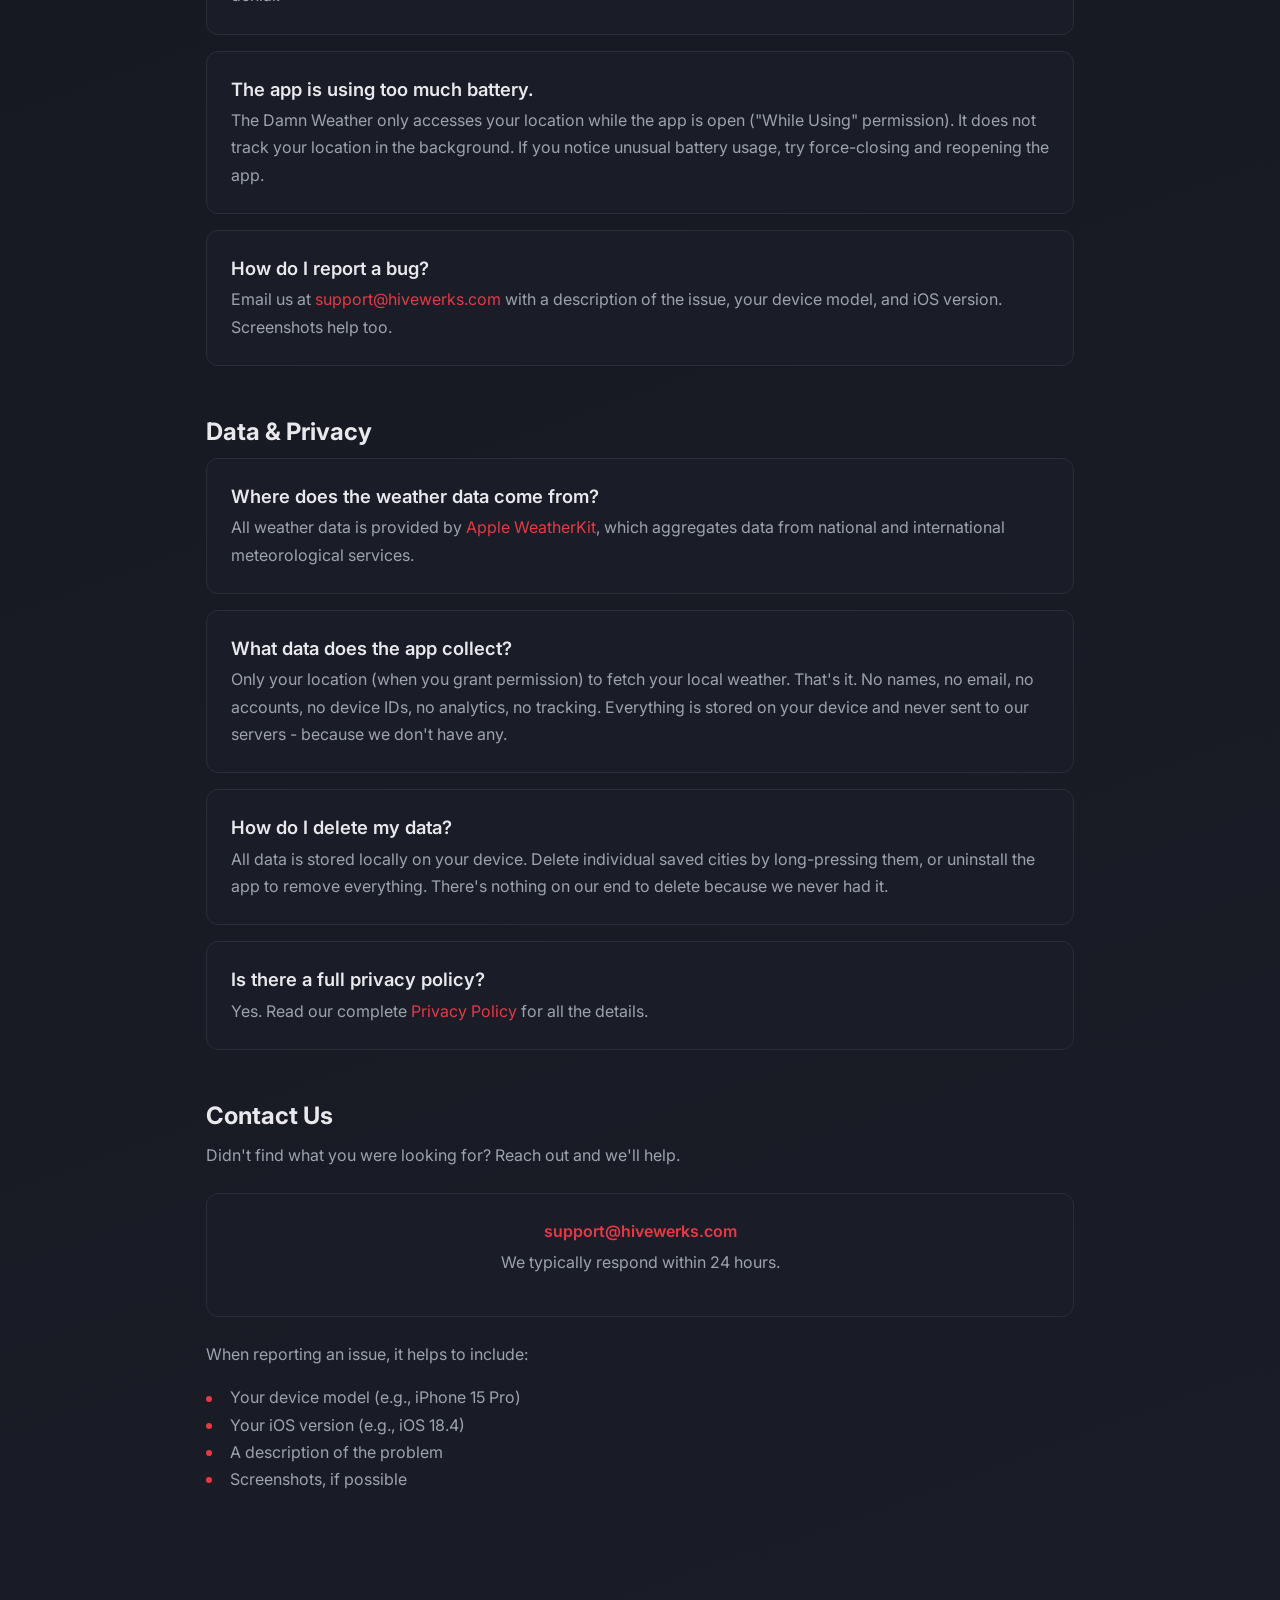
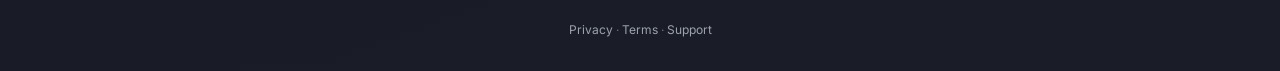
<file: support/index.html>
<!DOCTYPE html>
<html lang="en">
<head>
  <meta charset="UTF-8">
  <meta name="viewport" content="width=device-width, initial-scale=1.0">
  <meta name="description" content="Support - The Damn Weather">
  <title>Support - The Damn Weather</title>
  <link rel="icon" href="/favicon.svg" type="image/svg+xml">
  <link rel="preconnect" href="https://fonts.googleapis.com">
  <link rel="preconnect" href="https://fonts.gstatic.com" crossorigin>
  <link href="https://fonts.googleapis.com/css2?family=Inter:wght@400;500;600;700;800;900&display=swap" rel="stylesheet">
  <link rel="stylesheet" href="/css/main.css?v=3">
  <link rel="stylesheet" href="/css/components.css?v=3">
  <link rel="stylesheet" href="/css/responsive.css?v=3">
</head>
<body>

  <header class="site-header">
    <div class="header-inner">
      <a href="/" class="site-logo">the<span class="logo-accent">damn</span>weather</a>
    </div>
  </header>

  <main class="page-content">
    <h1 class="page-title">Support</h1>
    <p class="page-meta">The Damn Weather - Help &amp; FAQ</p>

    <div class="toc-box">
      <div class="toc-title">Jump to a section</div>
      <ul>
        <li><a href="#getting-started">Getting Started</a></li>
        <li><a href="#locations">Managing Locations</a></li>
        <li><a href="#explicit-mode">Explicit Mode</a></li>
        <li><a href="#widgets">Widgets</a></li>
        <li><a href="#units">Units &amp; Settings</a></li>
        <li><a href="#troubleshooting">Troubleshooting</a></li>
        <li><a href="#privacy">Data &amp; Privacy</a></li>
        <li><a href="#contact">Contact Us</a></li>
      </ul>
    </div>

    <section class="page-section" id="getting-started">
      <h2>Getting Started</h2>

      <div class="faq-item">
        <h3>How does The Damn Weather work?</h3>
        <p>The Damn Weather shows you real-time weather forecasts powered by Apple WeatherKit, paired with sarcastic phrases that describe your weather with a little more honesty than usual. Open the app, grant location access, and you'll see your local forecast immediately. Swipe left to view saved cities.</p>
      </div>

      <div class="faq-item">
        <h3>Does the app need location access?</h3>
        <p>Location access lets the app show weather for your current area. If you'd rather not share your location, you can skip it entirely and search for any city manually. The app works just fine either way.</p>
      </div>

      <div class="faq-item">
        <h3>I see "Where the hell are you?" when I open the app.</h3>
        <p>That's the app's way of asking for your location. You have two options:</p>
        <ul>
          <li><strong>Use My Location</strong> grants location permission so the app can find your weather automatically</li>
          <li><strong>Search Location</strong> lets you type in any city or zip code without sharing your location</li>
        </ul>
      </div>

      <div class="faq-item">
        <h3>Do I need to create an account?</h3>
        <p>No. The Damn Weather has no accounts, no sign-up, and no login. Just open it and go.</p>
      </div>
    </section>

    <section class="page-section" id="locations">
      <h2>Managing Locations</h2>

      <div class="faq-item">
        <h3>How do I add a city?</h3>
        <p>Tap the list icon at the bottom of the screen to open your saved locations. Tap the search bar and type a city name or zip code. Tap a result to save it. You can save as many cities as you like.</p>
      </div>

      <div class="faq-item">
        <h3>How do I switch between cities?</h3>
        <p>On iPhone, swipe left or right to move between your current location and saved cities. On iPad, use the sidebar to select a location.</p>
      </div>

      <div class="faq-item">
        <h3>How do I delete a saved city?</h3>
        <p>Open your saved locations list, then long-press the city card you want to remove. Tap <strong>Delete</strong> from the menu that appears.</p>
      </div>

      <div class="faq-item">
        <h3>I'm getting "You've already saved that location."</h3>
        <p>That city is already in your saved list. Scroll through your saved locations to find it, or swipe through your pages on the main screen.</p>
      </div>
    </section>

    <section class="page-section" id="explicit-mode">
      <h2>Explicit Mode</h2>

      <div class="faq-item">
        <h3>What is Explicit Mode?</h3>
        <p>Explicit Mode replaces the app's clean sarcastic phrases with versions that include profanity. It's the unfiltered version. The weather data stays exactly the same - only the commentary changes.</p>
      </div>

      <div class="faq-item">
        <h3>How do I turn it on or off?</h3>
        <p>Go to <strong>Settings</strong> and toggle <strong>Explicit Mode</strong>. When enabling it for the first time, you'll see a confirmation screen. You can turn it off again at any time the same way.</p>
      </div>

      <div class="faq-item">
        <h3>Is Explicit Mode appropriate for kids?</h3>
        <p>No. Explicit Mode contains strong profanity and is intended for users 16 and older. The app defaults to clean mode with no profanity. If you share your device with children, keep Explicit Mode turned off.</p>
      </div>

      <div class="faq-item">
        <h3>Can I get a new phrase?</h3>
        <p>Yes. Tap the phrase text on the main weather screen to generate a new one. There are thousands of unique phrases, so you'll rarely see the same one twice.</p>
      </div>
    </section>

    <section class="page-section" id="widgets">
      <h2>Widgets</h2>

      <div class="faq-item">
        <h3>How do I add a widget to my home screen?</h3>
        <ol>
          <li>Long-press on an empty area of your home screen until the icons jiggle</li>
          <li>Tap the <strong>+</strong> button in the top-left corner</li>
          <li>Search for "The Damn Weather"</li>
          <li>Choose a size (small, medium, or large) and tap <strong>Add Widget</strong></li>
        </ol>
      </div>

      <div class="faq-item">
        <h3>What sizes are available?</h3>
        <p>Three sizes:</p>
        <ul>
          <li><strong>Small</strong> - Current temperature, condition, and a short phrase</li>
          <li><strong>Medium</strong> - Temperature, condition, phrase, and hourly forecast</li>
          <li><strong>Large</strong> - Everything in medium, plus the daily forecast</li>
        </ul>
      </div>

      <div class="faq-item">
        <h3>Why isn't my widget updating?</h3>
        <p>Widgets update on a schedule managed by iOS, typically every 15 minutes. If your widget seems stuck:</p>
        <ul>
          <li>Open the main app, which triggers a fresh data sync to the widget</li>
          <li>Make sure the app has location permission (Settings &gt; Privacy &amp; Security &gt; Location Services)</li>
          <li>Check that you have an internet connection</li>
          <li>Restart your device if the issue persists</li>
        </ul>
      </div>

      <div class="faq-item">
        <h3>Does the widget show explicit phrases?</h3>
        <p>Yes, if you have Explicit Mode enabled in the app. The widget reflects your current phrase mode setting.</p>
      </div>
    </section>

    <section class="page-section" id="units">
      <h2>Units &amp; Settings</h2>

      <div class="faq-item">
        <h3>How do I change temperature units?</h3>
        <p>Open <strong>Settings</strong> (gear icon) and find the <strong>Units</strong> section. You can independently customize:</p>
        <ul>
          <li>Temperature (&deg;F or &deg;C)</li>
          <li>Wind speed (mph, km/h, knots, or m/s)</li>
          <li>Pressure (hPa, inHg, or mmHg)</li>
          <li>Precipitation (inches or mm)</li>
          <li>Distance (miles or km)</li>
        </ul>
      </div>

      <div class="faq-item">
        <h3>Where are my settings stored?</h3>
        <p>All settings are stored locally on your device. They are not synced across devices or backed up to any server. If you uninstall and reinstall the app, your preferences will reset to defaults.</p>
      </div>
    </section>

    <section class="page-section" id="troubleshooting">
      <h2>Troubleshooting</h2>

      <div class="faq-item">
        <h3>The app says "Well, damn." with an error.</h3>
        <p>This means the app couldn't fetch weather data. Common causes:</p>
        <ul>
          <li><strong>No internet connection</strong> - Check your Wi-Fi or cellular data</li>
          <li><strong>Apple WeatherKit is temporarily down</strong> - Wait a few minutes and tap Retry</li>
          <li><strong>Location couldn't be determined</strong> - Make sure location services are enabled for the app</li>
        </ul>
        <p>Tap the <strong>Retry</strong> button to try again.</p>
      </div>

      <div class="faq-item">
        <h3>Weather data looks wrong or outdated.</h3>
        <p>Weather data comes from Apple WeatherKit and refreshes automatically. To force a fresh update, pull down on the main weather screen or close and reopen the app. If data still seems off, it may be a temporary issue with Apple's data sources.</p>
      </div>

      <div class="faq-item">
        <h3>Location isn't working.</h3>
        <ol>
          <li>Go to your device's <strong>Settings &gt; Privacy &amp; Security &gt; Location Services</strong></li>
          <li>Make sure Location Services is turned on</li>
          <li>Find <strong>The Damn Weather</strong> in the list and set it to <strong>While Using the App</strong></li>
          <li>Return to the app - it should detect your location automatically</li>
        </ol>
        <p>If you previously denied permission, you may need to change it in Settings since iOS doesn't re-prompt after a denial.</p>
      </div>

      <div class="faq-item">
        <h3>The app is using too much battery.</h3>
        <p>The Damn Weather only accesses your location while the app is open ("While Using" permission). It does not track your location in the background. If you notice unusual battery usage, try force-closing and reopening the app.</p>
      </div>

      <div class="faq-item">
        <h3>How do I report a bug?</h3>
        <p>Email us at <a href="mailto:support@hivewerks.com">support@hivewerks.com</a> with a description of the issue, your device model, and iOS version. Screenshots help too.</p>
      </div>
    </section>

    <section class="page-section" id="privacy">
      <h2>Data &amp; Privacy</h2>

      <div class="faq-item">
        <h3>Where does the weather data come from?</h3>
        <p>All weather data is provided by <a href="https://weatherkit.apple.com/legal-attribution.html" target="_blank" rel="noopener noreferrer">Apple WeatherKit</a>, which aggregates data from national and international meteorological services.</p>
      </div>

      <div class="faq-item">
        <h3>What data does the app collect?</h3>
        <p>Only your location (when you grant permission) to fetch your local weather. That's it. No names, no email, no accounts, no device IDs, no analytics, no tracking. Everything is stored on your device and never sent to our servers - because we don't have any.</p>
      </div>

      <div class="faq-item">
        <h3>How do I delete my data?</h3>
        <p>All data is stored locally on your device. Delete individual saved cities by long-pressing them, or uninstall the app to remove everything. There's nothing on our end to delete because we never had it.</p>
      </div>

      <div class="faq-item">
        <h3>Is there a full privacy policy?</h3>
        <p>Yes. Read our complete <a href="/privacy">Privacy Policy</a> for all the details.</p>
      </div>
    </section>

    <section class="page-section" id="contact">
      <h2>Contact Us</h2>

      <p>Didn't find what you were looking for? Reach out and we'll help.</p>

      <div class="contact-box">
        <p class="contact-email"><a href="mailto:support@hivewerks.com">support@hivewerks.com</a></p>
        <p class="response-time">We typically respond within 24 hours.</p>
      </div>

      <p>When reporting an issue, it helps to include:</p>
      <ul>
        <li>Your device model (e.g., iPhone 15 Pro)</li>
        <li>Your iOS version (e.g., iOS 18.4)</li>
        <li>A description of the problem</li>
        <li>Screenshots, if possible</li>
      </ul>
    </section>
  </main>

  <footer class="site-footer">
    <p><a href="/privacy">Privacy</a> &middot; <a href="/terms">Terms</a> &middot; <a href="/support">Support</a></p>
  </footer>

</body>
</html>
</file>
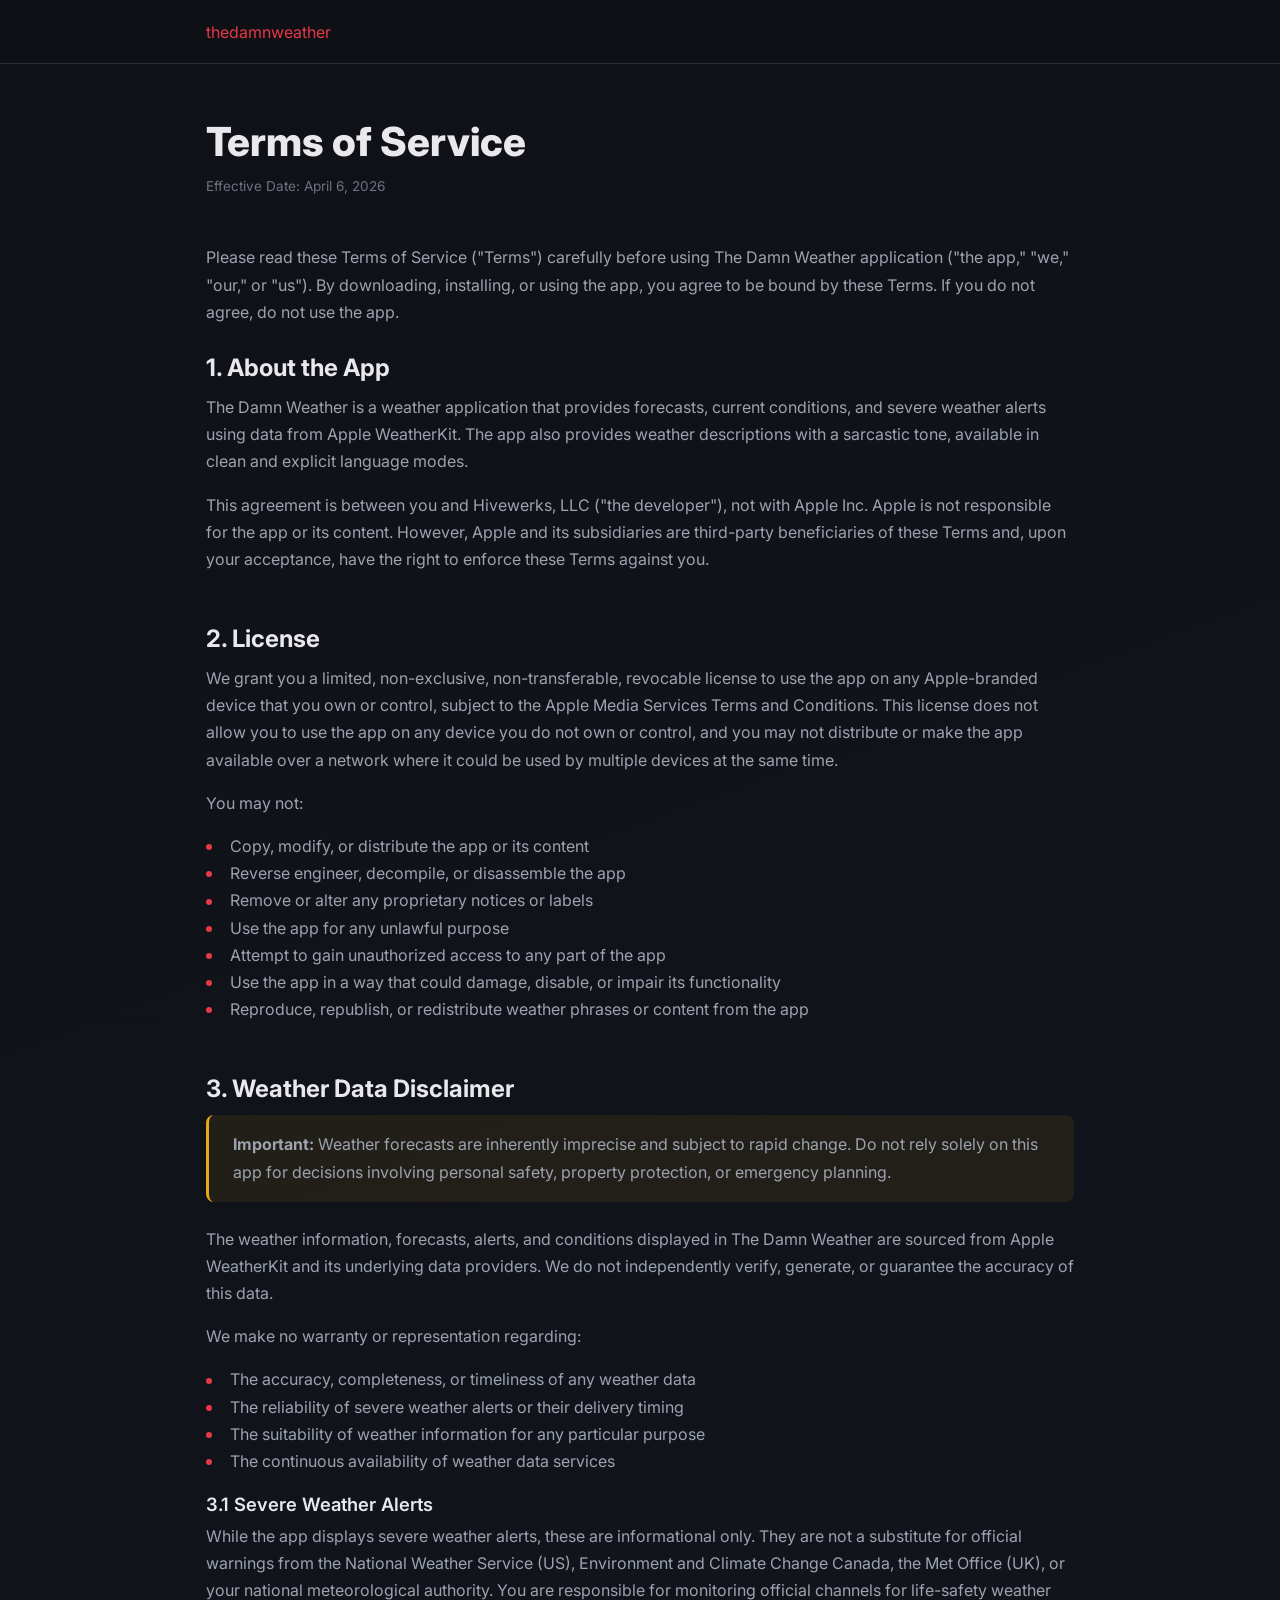
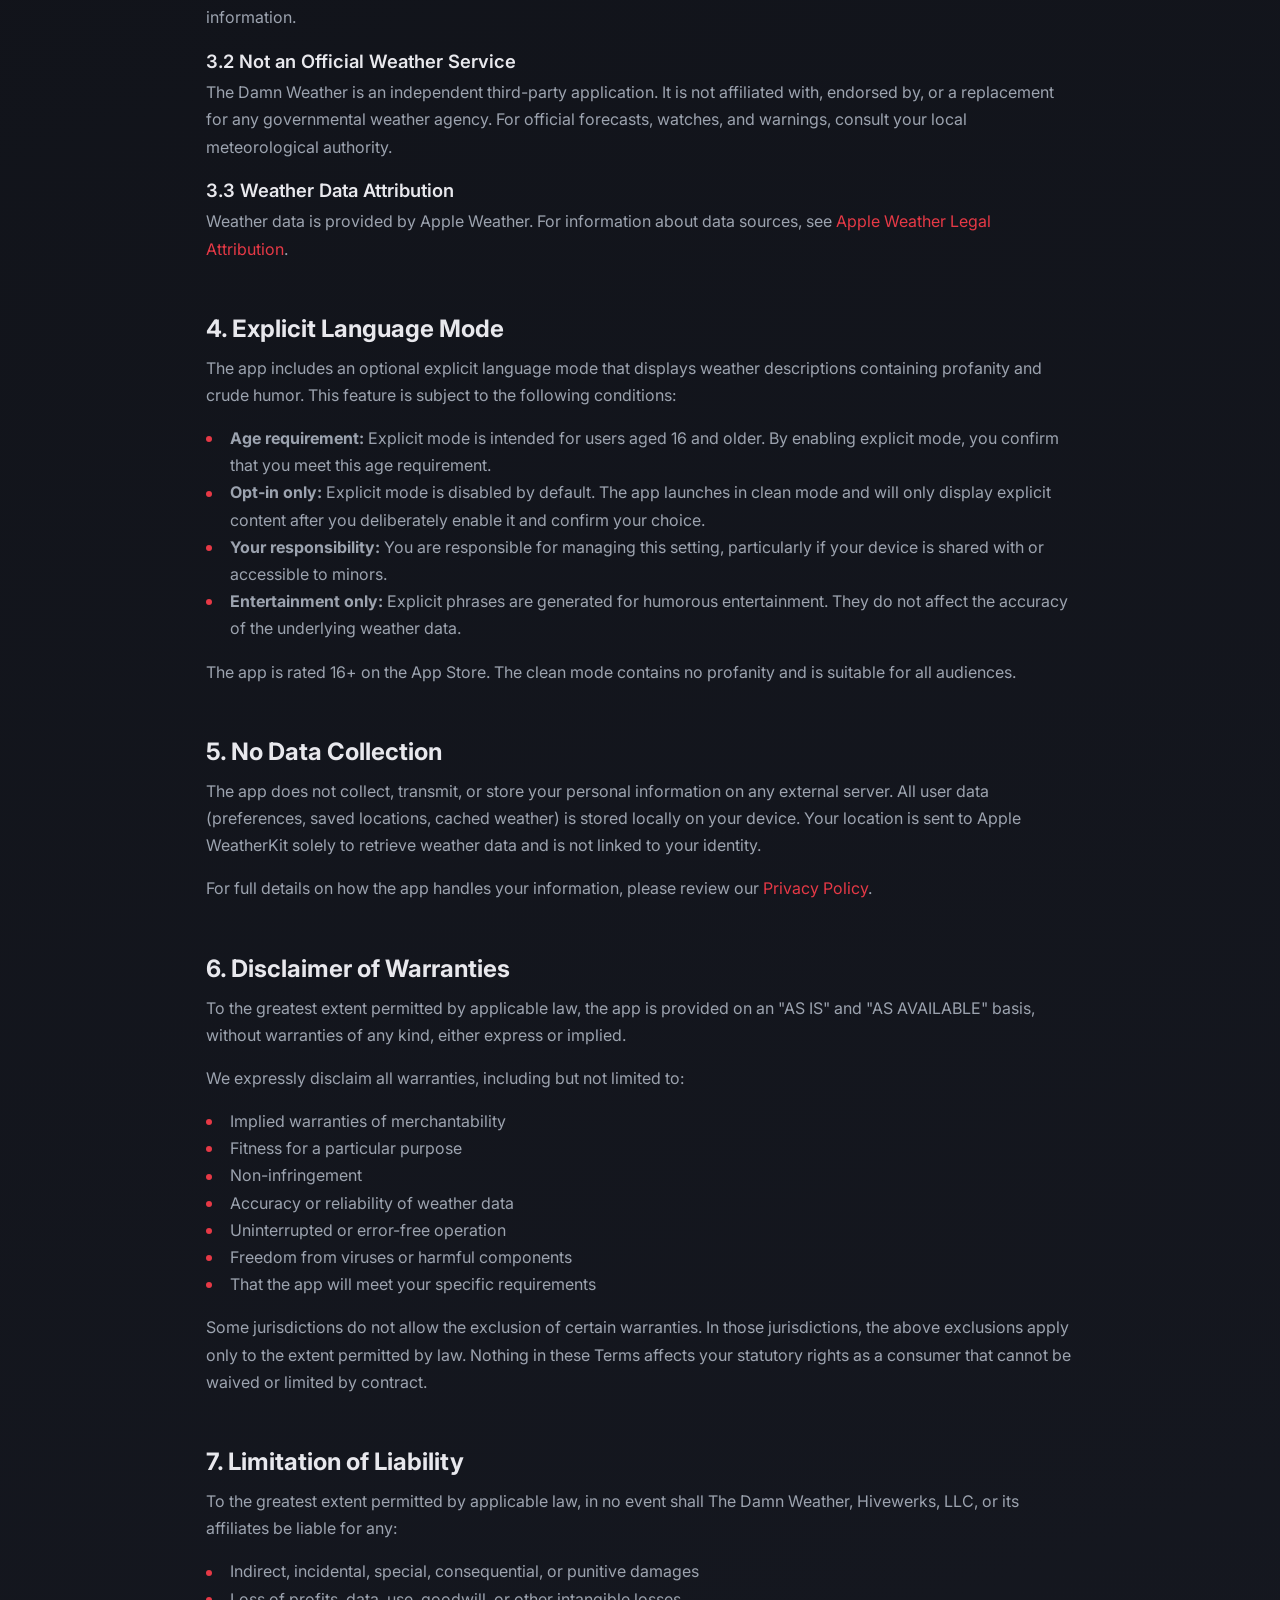
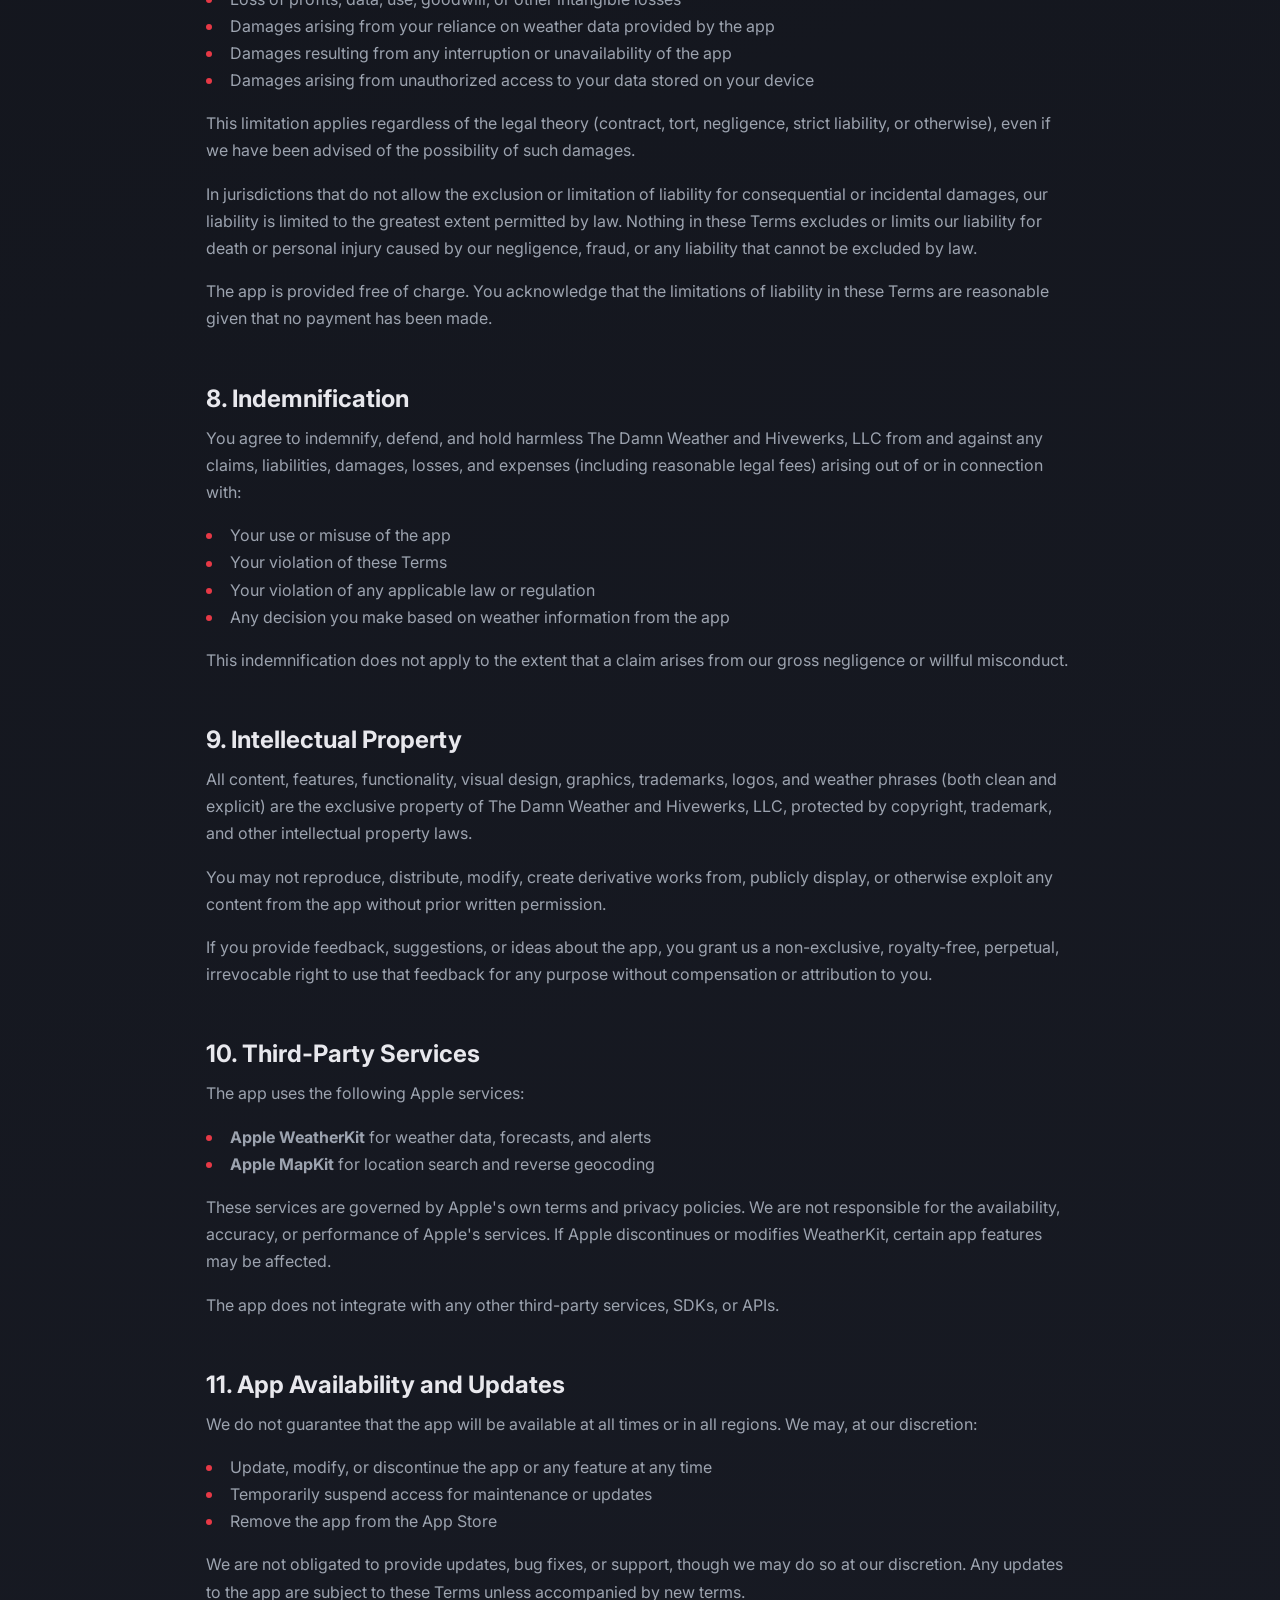
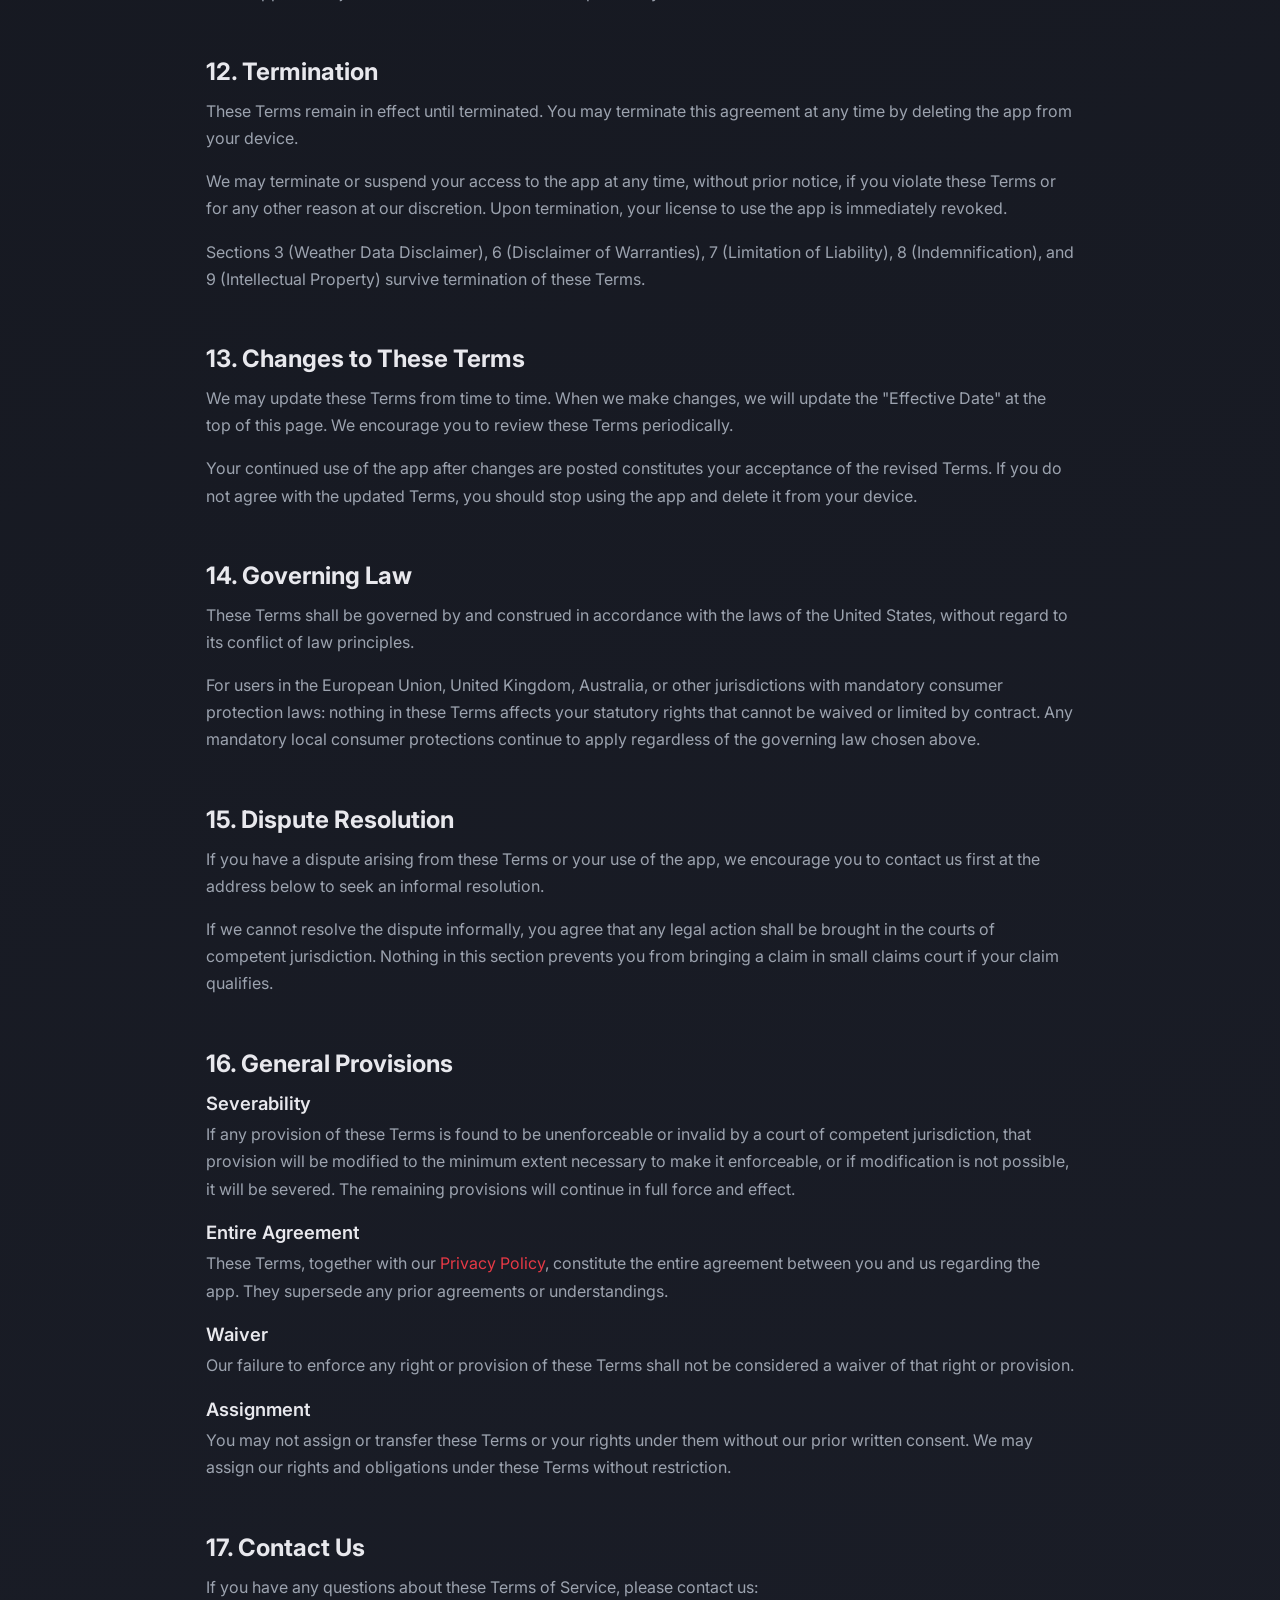
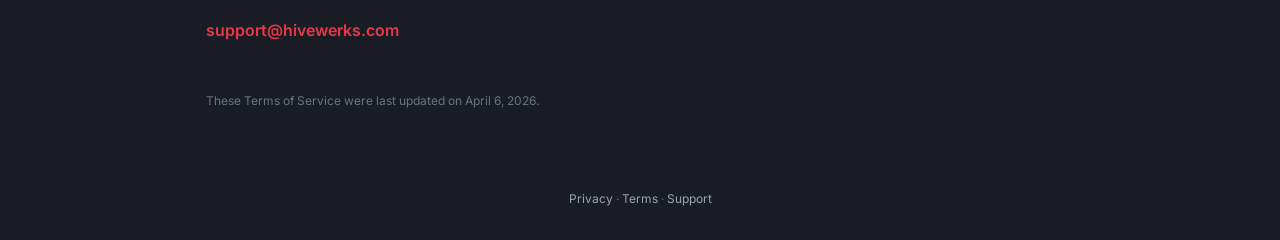
<file: terms/index.html>
<!DOCTYPE html>
<html lang="en">
<head>
  <meta charset="UTF-8">
  <meta name="viewport" content="width=device-width, initial-scale=1.0">
  <meta name="description" content="Terms of Service - The Damn Weather">
  <title>Terms of Service - The Damn Weather</title>
  <link rel="icon" href="/favicon.svg" type="image/svg+xml">
  <link rel="preconnect" href="https://fonts.googleapis.com">
  <link rel="preconnect" href="https://fonts.gstatic.com" crossorigin>
  <link href="https://fonts.googleapis.com/css2?family=Inter:wght@400;500;600;700;800;900&display=swap" rel="stylesheet">
  <link rel="stylesheet" href="/css/main.css?v=3">
  <link rel="stylesheet" href="/css/components.css?v=3">
  <link rel="stylesheet" href="/css/responsive.css?v=3">
</head>
<body>

  <header class="site-header">
    <div class="header-inner">
      <a href="/" class="site-logo">the<span class="logo-accent">damn</span>weather</a>
    </div>
  </header>

  <main class="page-content">
    <h1 class="page-title">Terms of Service</h1>
    <p class="page-meta">Effective Date: April 6, 2026</p>

    <p class="page-intro">Please read these Terms of Service ("Terms") carefully before using The Damn Weather application ("the app," "we," "our," or "us"). By downloading, installing, or using the app, you agree to be bound by these Terms. If you do not agree, do not use the app.</p>

    <section class="page-section">
      <h2>1. About the App</h2>

      <p>The Damn Weather is a weather application that provides forecasts, current conditions, and severe weather alerts using data from Apple WeatherKit. The app also provides weather descriptions with a sarcastic tone, available in clean and explicit language modes.</p>

      <p>This agreement is between you and Hivewerks, LLC ("the developer"), not with Apple Inc. Apple is not responsible for the app or its content. However, Apple and its subsidiaries are third-party beneficiaries of these Terms and, upon your acceptance, have the right to enforce these Terms against you.</p>
    </section>

    <section class="page-section">
      <h2>2. License</h2>

      <p>We grant you a limited, non-exclusive, non-transferable, revocable license to use the app on any Apple-branded device that you own or control, subject to the Apple Media Services Terms and Conditions. This license does not allow you to use the app on any device you do not own or control, and you may not distribute or make the app available over a network where it could be used by multiple devices at the same time.</p>

      <p>You may not:</p>
      <ul>
        <li>Copy, modify, or distribute the app or its content</li>
        <li>Reverse engineer, decompile, or disassemble the app</li>
        <li>Remove or alter any proprietary notices or labels</li>
        <li>Use the app for any unlawful purpose</li>
        <li>Attempt to gain unauthorized access to any part of the app</li>
        <li>Use the app in a way that could damage, disable, or impair its functionality</li>
        <li>Reproduce, republish, or redistribute weather phrases or content from the app</li>
      </ul>
    </section>

    <section class="page-section">
      <h2>3. Weather Data Disclaimer</h2>

      <div class="warning-box">
        <strong>Important:</strong> Weather forecasts are inherently imprecise and subject to rapid change. Do not rely solely on this app for decisions involving personal safety, property protection, or emergency planning.
      </div>

      <p>The weather information, forecasts, alerts, and conditions displayed in The Damn Weather are sourced from Apple WeatherKit and its underlying data providers. We do not independently verify, generate, or guarantee the accuracy of this data.</p>

      <p>We make no warranty or representation regarding:</p>
      <ul>
        <li>The accuracy, completeness, or timeliness of any weather data</li>
        <li>The reliability of severe weather alerts or their delivery timing</li>
        <li>The suitability of weather information for any particular purpose</li>
        <li>The continuous availability of weather data services</li>
      </ul>

      <h3>3.1 Severe Weather Alerts</h3>
      <p>While the app displays severe weather alerts, these are informational only. They are not a substitute for official warnings from the National Weather Service (US), Environment and Climate Change Canada, the Met Office (UK), or your national meteorological authority. You are responsible for monitoring official channels for life-safety weather information.</p>

      <h3>3.2 Not an Official Weather Service</h3>
      <p>The Damn Weather is an independent third-party application. It is not affiliated with, endorsed by, or a replacement for any governmental weather agency. For official forecasts, watches, and warnings, consult your local meteorological authority.</p>

      <h3>3.3 Weather Data Attribution</h3>
      <p>Weather data is provided by Apple Weather. For information about data sources, see <a href="https://weatherkit.apple.com/legal-attribution.html" target="_blank" rel="noopener noreferrer">Apple Weather Legal Attribution</a>.</p>
    </section>

    <section class="page-section">
      <h2>4. Explicit Language Mode</h2>

      <p>The app includes an optional explicit language mode that displays weather descriptions containing profanity and crude humor. This feature is subject to the following conditions:</p>

      <ul>
        <li><strong>Age requirement:</strong> Explicit mode is intended for users aged 16 and older. By enabling explicit mode, you confirm that you meet this age requirement.</li>
        <li><strong>Opt-in only:</strong> Explicit mode is disabled by default. The app launches in clean mode and will only display explicit content after you deliberately enable it and confirm your choice.</li>
        <li><strong>Your responsibility:</strong> You are responsible for managing this setting, particularly if your device is shared with or accessible to minors.</li>
        <li><strong>Entertainment only:</strong> Explicit phrases are generated for humorous entertainment. They do not affect the accuracy of the underlying weather data.</li>
      </ul>

      <p>The app is rated 16+ on the App Store. The clean mode contains no profanity and is suitable for all audiences.</p>
    </section>

    <section class="page-section">
      <h2>5. No Data Collection</h2>

      <p>The app does not collect, transmit, or store your personal information on any external server. All user data (preferences, saved locations, cached weather) is stored locally on your device. Your location is sent to Apple WeatherKit solely to retrieve weather data and is not linked to your identity.</p>

      <p>For full details on how the app handles your information, please review our <a href="/privacy">Privacy Policy</a>.</p>
    </section>

    <section class="page-section">
      <h2>6. Disclaimer of Warranties</h2>

      <p>To the greatest extent permitted by applicable law, the app is provided on an "AS IS" and "AS AVAILABLE" basis, without warranties of any kind, either express or implied.</p>

      <p>We expressly disclaim all warranties, including but not limited to:</p>
      <ul>
        <li>Implied warranties of merchantability</li>
        <li>Fitness for a particular purpose</li>
        <li>Non-infringement</li>
        <li>Accuracy or reliability of weather data</li>
        <li>Uninterrupted or error-free operation</li>
        <li>Freedom from viruses or harmful components</li>
        <li>That the app will meet your specific requirements</li>
      </ul>

      <p>Some jurisdictions do not allow the exclusion of certain warranties. In those jurisdictions, the above exclusions apply only to the extent permitted by law. Nothing in these Terms affects your statutory rights as a consumer that cannot be waived or limited by contract.</p>
    </section>

    <section class="page-section">
      <h2>7. Limitation of Liability</h2>

      <p>To the greatest extent permitted by applicable law, in no event shall The Damn Weather, Hivewerks, LLC, or its affiliates be liable for any:</p>
      <ul>
        <li>Indirect, incidental, special, consequential, or punitive damages</li>
        <li>Loss of profits, data, use, goodwill, or other intangible losses</li>
        <li>Damages arising from your reliance on weather data provided by the app</li>
        <li>Damages resulting from any interruption or unavailability of the app</li>
        <li>Damages arising from unauthorized access to your data stored on your device</li>
      </ul>

      <p>This limitation applies regardless of the legal theory (contract, tort, negligence, strict liability, or otherwise), even if we have been advised of the possibility of such damages.</p>

      <p>In jurisdictions that do not allow the exclusion or limitation of liability for consequential or incidental damages, our liability is limited to the greatest extent permitted by law. Nothing in these Terms excludes or limits our liability for death or personal injury caused by our negligence, fraud, or any liability that cannot be excluded by law.</p>

      <p>The app is provided free of charge. You acknowledge that the limitations of liability in these Terms are reasonable given that no payment has been made.</p>
    </section>

    <section class="page-section">
      <h2>8. Indemnification</h2>

      <p>You agree to indemnify, defend, and hold harmless The Damn Weather and Hivewerks, LLC from and against any claims, liabilities, damages, losses, and expenses (including reasonable legal fees) arising out of or in connection with:</p>
      <ul>
        <li>Your use or misuse of the app</li>
        <li>Your violation of these Terms</li>
        <li>Your violation of any applicable law or regulation</li>
        <li>Any decision you make based on weather information from the app</li>
      </ul>

      <p>This indemnification does not apply to the extent that a claim arises from our gross negligence or willful misconduct.</p>
    </section>

    <section class="page-section">
      <h2>9. Intellectual Property</h2>

      <p>All content, features, functionality, visual design, graphics, trademarks, logos, and weather phrases (both clean and explicit) are the exclusive property of The Damn Weather and Hivewerks, LLC, protected by copyright, trademark, and other intellectual property laws.</p>

      <p>You may not reproduce, distribute, modify, create derivative works from, publicly display, or otherwise exploit any content from the app without prior written permission.</p>

      <p>If you provide feedback, suggestions, or ideas about the app, you grant us a non-exclusive, royalty-free, perpetual, irrevocable right to use that feedback for any purpose without compensation or attribution to you.</p>
    </section>

    <section class="page-section">
      <h2>10. Third-Party Services</h2>

      <p>The app uses the following Apple services:</p>
      <ul>
        <li><strong>Apple WeatherKit</strong> for weather data, forecasts, and alerts</li>
        <li><strong>Apple MapKit</strong> for location search and reverse geocoding</li>
      </ul>

      <p>These services are governed by Apple's own terms and privacy policies. We are not responsible for the availability, accuracy, or performance of Apple's services. If Apple discontinues or modifies WeatherKit, certain app features may be affected.</p>

      <p>The app does not integrate with any other third-party services, SDKs, or APIs.</p>
    </section>

    <section class="page-section">
      <h2>11. App Availability and Updates</h2>

      <p>We do not guarantee that the app will be available at all times or in all regions. We may, at our discretion:</p>
      <ul>
        <li>Update, modify, or discontinue the app or any feature at any time</li>
        <li>Temporarily suspend access for maintenance or updates</li>
        <li>Remove the app from the App Store</li>
      </ul>

      <p>We are not obligated to provide updates, bug fixes, or support, though we may do so at our discretion. Any updates to the app are subject to these Terms unless accompanied by new terms.</p>
    </section>

    <section class="page-section">
      <h2>12. Termination</h2>

      <p>These Terms remain in effect until terminated. You may terminate this agreement at any time by deleting the app from your device.</p>

      <p>We may terminate or suspend your access to the app at any time, without prior notice, if you violate these Terms or for any other reason at our discretion. Upon termination, your license to use the app is immediately revoked.</p>

      <p>Sections 3 (Weather Data Disclaimer), 6 (Disclaimer of Warranties), 7 (Limitation of Liability), 8 (Indemnification), and 9 (Intellectual Property) survive termination of these Terms.</p>
    </section>

    <section class="page-section">
      <h2>13. Changes to These Terms</h2>

      <p>We may update these Terms from time to time. When we make changes, we will update the "Effective Date" at the top of this page. We encourage you to review these Terms periodically.</p>

      <p>Your continued use of the app after changes are posted constitutes your acceptance of the revised Terms. If you do not agree with the updated Terms, you should stop using the app and delete it from your device.</p>
    </section>

    <section class="page-section">
      <h2>14. Governing Law</h2>

      <p>These Terms shall be governed by and construed in accordance with the laws of the United States, without regard to its conflict of law principles.</p>

      <p>For users in the European Union, United Kingdom, Australia, or other jurisdictions with mandatory consumer protection laws: nothing in these Terms affects your statutory rights that cannot be waived or limited by contract. Any mandatory local consumer protections continue to apply regardless of the governing law chosen above.</p>
    </section>

    <section class="page-section">
      <h2>15. Dispute Resolution</h2>

      <p>If you have a dispute arising from these Terms or your use of the app, we encourage you to contact us first at the address below to seek an informal resolution.</p>

      <p>If we cannot resolve the dispute informally, you agree that any legal action shall be brought in the courts of competent jurisdiction. Nothing in this section prevents you from bringing a claim in small claims court if your claim qualifies.</p>
    </section>

    <section class="page-section">
      <h2>16. General Provisions</h2>

      <h3>Severability</h3>
      <p>If any provision of these Terms is found to be unenforceable or invalid by a court of competent jurisdiction, that provision will be modified to the minimum extent necessary to make it enforceable, or if modification is not possible, it will be severed. The remaining provisions will continue in full force and effect.</p>

      <h3>Entire Agreement</h3>
      <p>These Terms, together with our <a href="/privacy">Privacy Policy</a>, constitute the entire agreement between you and us regarding the app. They supersede any prior agreements or understandings.</p>

      <h3>Waiver</h3>
      <p>Our failure to enforce any right or provision of these Terms shall not be considered a waiver of that right or provision.</p>

      <h3>Assignment</h3>
      <p>You may not assign or transfer these Terms or your rights under them without our prior written consent. We may assign our rights and obligations under these Terms without restriction.</p>
    </section>

    <section class="page-section">
      <h2>17. Contact Us</h2>

      <p>If you have any questions about these Terms of Service, please contact us:</p>
      <p class="contact-email"><a href="mailto:support@hivewerks.com">support@hivewerks.com</a></p>
    </section>

    <p class="page-footer-note">These Terms of Service were last updated on April 6, 2026.</p>
  </main>

  <footer class="site-footer">
    <p><a href="/privacy">Privacy</a> &middot; <a href="/terms">Terms</a> &middot; <a href="/support">Support</a></p>
  </footer>

</body>
</html>
</file>
<file: css/main.css>
/* ===== CSS Variables & Base ===== */
:root {
  /* Colors */
  --color-bg: #0f1117;
  --color-surface: #1a1d27;
  --color-surface-hover: #252836;
  --color-text: #e8e8ed;
  --color-text-secondary: #9ca3af;
  --color-text-muted: #6b7280;
  --color-border: #2a2d3a;
  --color-accent: #e63946;
  --color-accent-hover: #d62839;
  --color-shadow: rgba(0, 0, 0, 0.2);
  --color-shadow-lg: rgba(0, 0, 0, 0.3);
  --color-overlay: rgba(0, 0, 0, 0.7);

  /* Dynamic background (set via JS data attributes) */
  --bg-gradient: linear-gradient(160deg, #0f1117 0%, #1a1d27 100%);

  /* Typography */
  --font-primary: 'Inter', system-ui, -apple-system, BlinkMacSystemFont, 'Segoe UI', sans-serif;
  --font-size-xs: 0.75rem;
  --font-size-sm: 0.85rem;
  --font-size-base: 1rem;
  --font-size-lg: 1.15rem;
  --font-size-xl: 1.5rem;
  --font-size-hero-temp: clamp(4rem, 12vw, 8rem);
  --font-size-phrase: clamp(1.1rem, 3vw, 1.5rem);

  /* Spacing */
  --space-xs: 0.25rem;
  --space-sm: 0.5rem;
  --space-md: 1rem;
  --space-lg: 1.5rem;
  --space-xl: 2rem;
  --space-2xl: 3rem;

  /* Layout */
  --max-width: 900px;
  --header-height: 64px;
  --border-radius: 12px;
  --border-radius-sm: 8px;
  --border-radius-pill: 100px;
}

/* ===== Dynamic Background Gradients ===== */
/* Clear Day */
body[data-conditions="clear"][data-daytime="day"] {
  --bg-gradient: linear-gradient(160deg, #0c1445 0%, #1a1d3a 50%, #0f1117 100%);
}
/* Clear Night */
body[data-conditions="clear"][data-daytime="night"] {
  --bg-gradient: linear-gradient(160deg, #0c1445 0%, #1a1d3a 50%, #0f1117 100%);
}

/* Cloudy */
body[data-conditions="cloudy"],
body[data-conditions="partly-cloudy"] {
  --bg-gradient: linear-gradient(160deg, #1a1d27 0%, #252836 50%, #0f1117 100%);
}

/* Rain */
body[data-conditions="rain"],
body[data-conditions="heavy-rain"],
body[data-conditions="drizzle"] {
  --bg-gradient: linear-gradient(160deg, #0a0e14 0%, #1a1d27 50%, #0f1117 100%);
}

/* Snow */
body[data-conditions="snow"],
body[data-conditions="heavy-snow"] {
  --bg-gradient: linear-gradient(160deg, #1a2030 0%, #252d3f 50%, #0f1117 100%);
}

/* Thunderstorm */
body[data-conditions="thunderstorm"] {
  --bg-gradient: linear-gradient(160deg, #05080d 0%, #111520 50%, #0f1117 100%);
}

/* Fog */
body[data-conditions="fog"] {
  --bg-gradient: linear-gradient(160deg, #15181f 0%, #1e2230 50%, #0f1117 100%);
}

/* Freezing Rain */
body[data-conditions="freezing-rain"] {
  --bg-gradient: linear-gradient(160deg, #10141d 0%, #1a2030 50%, #0f1117 100%);
}

/* Hot tint */
body[data-temp-range="hot"],
body[data-temp-range="extreme-hot"] {
  --color-accent: #e63946;
}

/* Cold tint */
body[data-temp-range="extreme-cold"],
body[data-temp-range="cold"] {
  --color-accent: #457b9d;
}

/* ===== Reset & Base ===== */
*,
*::before,
*::after {
  margin: 0;
  padding: 0;
  box-sizing: border-box;
}

html {
  font-size: 16px;
  -webkit-text-size-adjust: 100%;
}

body {
  font-family: var(--font-primary);
  color: var(--color-text);
  background: var(--bg-gradient);
  min-height: 100vh;
  min-height: 100dvh;
  line-height: 1.5;
  transition: background 1.5s ease, color 0.3s ease;
  -webkit-font-smoothing: antialiased;
  -moz-osx-font-smoothing: grayscale;
}

a {
  color: var(--color-accent);
  text-decoration: none;
  transition: color 0.2s;
}

a:hover {
  color: var(--color-accent-hover);
}

img {
  max-width: 100%;
  height: auto;
  display: block;
}

button {
  cursor: pointer;
  font-family: inherit;
  border: none;
  background: none;
}

input {
  font-family: inherit;
  border: none;
  outline: none;
}

/* ===== Layout ===== */
.main-content {
  max-width: var(--max-width);
  margin: 0 auto;
  padding: calc(var(--header-height) + var(--space-lg)) var(--space-md) var(--space-2xl);
}

/* ===== Section Titles ===== */
.section-title {
  font-size: var(--font-size-lg);
  font-weight: 600;
  color: var(--color-text);
  margin-bottom: var(--space-md);
  letter-spacing: -0.01em;
}

/* ===== Utility ===== */
[hidden] {
  display: none !important;
}

/* Reduced motion preference */
@media (prefers-reduced-motion: reduce) {
  *,
  *::before,
  *::after {
    animation-duration: 0.01ms !important;
    animation-iteration-count: 1 !important;
    transition-duration: 0.01ms !important;
  }
}
</file>
<file: css/components.css>
/* ===== Header ===== */
.site-header {
  position: fixed;
  top: 0;
  left: 0;
  right: 0;
  z-index: 100;
  height: var(--header-height);
  background: rgba(15, 17, 23, 0.85);
  backdrop-filter: blur(12px);
  -webkit-backdrop-filter: blur(12px);
  border-bottom: 1px solid var(--color-border);
  transition: background 0.3s ease, border-color 0.3s ease;
}

.header-inner {
  max-width: var(--max-width);
  margin: 0 auto;
  height: 100%;
  display: flex;
  align-items: center;
  gap: var(--space-md);
  padding: 0 var(--space-md);
}

/* Logo */
.site-logo {
  text-decoration: none;
  flex-shrink: 0;
}

.logo-text {
  font-size: 1.1rem;
  font-weight: 800;
  color: var(--color-text);
  letter-spacing: -0.03em;
  transition: color 0.2s;
}

.logo-accent {
  color: var(--color-accent);
  transition: color 0.2s;
}

/* Search */
.search-form {
  flex: 1;
  max-width: 360px;
  position: relative;
}

.search-input-wrapper {
  display: flex;
  align-items: center;
  background: var(--color-surface);
  border: 1px solid var(--color-border);
  border-radius: var(--border-radius-pill);
  padding: 0 var(--space-xs);
  height: 40px;
  transition: border-color 0.2s, box-shadow 0.2s;
}

.search-input-wrapper:focus-within {
  border-color: var(--color-accent);
  box-shadow: 0 0 0 3px rgba(230, 57, 70, 0.1);
}

.search-input {
  flex: 1;
  background: none;
  color: var(--color-text);
  font-size: var(--font-size-sm);
  padding: 0 var(--space-sm);
  min-width: 0;
}

.search-input::placeholder {
  color: var(--color-text-muted);
}

.geo-btn,
.search-btn {
  display: flex;
  align-items: center;
  justify-content: center;
  width: 32px;
  height: 32px;
  border-radius: 50%;
  color: var(--color-text-secondary);
  transition: color 0.2s, background 0.2s;
  flex-shrink: 0;
}

.geo-btn:hover,
.search-btn:hover {
  color: var(--color-accent);
  background: var(--color-surface-hover);
}

/* Search Results Dropdown */
.search-results {
  position: absolute;
  top: calc(100% + 4px);
  left: 0;
  right: 0;
  background: var(--color-surface);
  border: 1px solid var(--color-border);
  border-radius: var(--border-radius-sm);
  box-shadow: 0 8px 24px var(--color-shadow-lg);
  overflow: hidden;
  z-index: 10;
}

.search-result-item {
  padding: var(--space-sm) var(--space-md);
  cursor: pointer;
  font-size: var(--font-size-sm);
  color: var(--color-text);
  transition: background 0.15s;
  border-bottom: 1px solid var(--color-border);
}

.search-result-item:last-child {
  border-bottom: none;
}

.search-result-item:hover,
.search-result-item[aria-selected="true"] {
  background: var(--color-surface-hover);
}

.search-result-item .result-name {
  font-weight: 600;
}

.search-result-item .result-detail {
  color: var(--color-text-secondary);
  font-size: var(--font-size-xs);
}

/* Header Controls */
.header-controls {
  display: flex;
  align-items: center;
  gap: var(--space-sm);
  flex-shrink: 0;
}

/* Explicit Toggle */
.explicit-toggle-wrapper {
  display: flex;
  align-items: center;
}

.toggle-label {
  display: flex;
  align-items: center;
  gap: var(--space-xs);
  cursor: pointer;
  user-select: none;
}

.toggle-label-text {
  font-size: var(--font-size-xs);
  font-weight: 600;
  color: var(--color-text-muted);
  transition: color 0.2s;
}

.toggle-switch {
  position: relative;
  width: 36px;
  height: 20px;
}

.toggle-input {
  opacity: 0;
  width: 0;
  height: 0;
  position: absolute;
}

.toggle-slider {
  position: absolute;
  inset: 0;
  background: var(--color-border);
  border-radius: var(--border-radius-pill);
  transition: background 0.25s;
  cursor: pointer;
}

.toggle-slider::before {
  content: '';
  position: absolute;
  width: 16px;
  height: 16px;
  left: 2px;
  bottom: 2px;
  background: white;
  border-radius: 50%;
  transition: transform 0.25s;
}

.toggle-input:checked + .toggle-slider {
  background: var(--color-accent);
}

.toggle-input:checked + .toggle-slider::before {
  transform: translateX(16px);
}

.toggle-input:focus-visible + .toggle-slider {
  box-shadow: 0 0 0 3px rgba(230, 57, 70, 0.2);
}

/* ===== Hero Section ===== */
.hero {
  text-align: center;
  padding: var(--space-xl) 0 var(--space-2xl);
}

.hero-icon-wrapper {
  margin-bottom: var(--space-sm);
}

.hero-icon {
  width: 120px;
  height: 120px;
  margin: 0 auto;
  object-fit: contain;
}

.hero-temp {
  font-size: var(--font-size-hero-temp);
  font-weight: 900;
  line-height: 1;
  letter-spacing: -0.04em;
  color: var(--color-text);
}

.hero-temp::after {
  content: '°';
  font-weight: 700;
  opacity: 0.5;
}

.hero-phrase {
  font-size: var(--font-size-phrase);
  font-weight: 600;
  color: var(--color-text);
  margin-top: var(--space-sm);
  margin-bottom: var(--space-lg);
  max-width: 520px;
  margin-left: auto;
  margin-right: auto;
  line-height: 1.4;
}

.hero-location {
  display: flex;
  align-items: center;
  justify-content: center;
  gap: var(--space-sm);
  color: var(--color-text-secondary);
  font-size: var(--font-size-sm);
  margin-bottom: var(--space-lg);
}

.location-name {
  font-weight: 500;
}

.location-time {
  opacity: 0.7;
}

.hero-stats {
  display: flex;
  justify-content: center;
  gap: var(--space-xl);
}

.stat {
  text-align: center;
}

.stat-label {
  display: block;
  font-size: var(--font-size-xs);
  color: var(--color-text-muted);
  text-transform: uppercase;
  letter-spacing: 0.05em;
  font-weight: 500;
  margin-bottom: var(--space-xs);
}

.stat-value {
  font-size: var(--font-size-base);
  font-weight: 600;
  color: var(--color-text);
}

/* ===== Buttons ===== */
.btn {
  display: inline-flex;
  align-items: center;
  justify-content: center;
  padding: var(--space-sm) var(--space-lg);
  border-radius: var(--border-radius-sm);
  font-size: var(--font-size-sm);
  font-weight: 600;
  transition: all 0.2s;
  line-height: 1.5;
}

.btn-primary {
  background: var(--color-accent);
  color: white;
}

.btn-primary:hover {
  background: var(--color-accent-hover);
}

.btn-secondary {
  background: var(--color-surface);
  color: var(--color-text);
  border: 1px solid var(--color-border);
}

.btn-secondary:hover {
  background: var(--color-surface-hover);
}

/* ===== Empty & Error States ===== */
.empty-state,
.error-state {
  text-align: center;
  padding: var(--space-2xl) var(--space-md);
  color: var(--color-text-secondary);
}

.empty-icon svg,
.error-icon svg {
  stroke: var(--color-text-muted);
  margin: 0 auto var(--space-md);
}

.empty-title,
.error-title {
  font-size: var(--font-size-xl);
  font-weight: 700;
  color: var(--color-text);
  margin-bottom: var(--space-sm);
}

.empty-text,
.error-text {
  font-size: var(--font-size-base);
  max-width: 400px;
  margin: 0 auto var(--space-lg);
  line-height: 1.6;
}

/* ===== Detail Cards ===== */
.details-grid {
  display: grid;
  grid-template-columns: repeat(2, 1fr);
  gap: var(--space-md);
}

.detail-card {
  background: var(--color-surface);
  border: 1px solid var(--color-border);
  border-radius: var(--border-radius);
  padding: var(--space-lg);
  transition: background 0.3s, border-color 0.3s;
}

.detail-label {
  font-size: var(--font-size-xs);
  color: var(--color-text-muted);
  text-transform: uppercase;
  letter-spacing: 0.05em;
  font-weight: 500;
  margin-bottom: var(--space-sm);
}

.detail-value {
  font-size: var(--font-size-xl);
  font-weight: 700;
  color: var(--color-text);
  line-height: 1.2;
}

.detail-extra {
  font-size: var(--font-size-sm);
  color: var(--color-text-secondary);
  margin-top: var(--space-xs);
}

/* ===== Modal ===== */
.modal-overlay {
  position: fixed;
  inset: 0;
  z-index: 200;
  background: var(--color-overlay);
  display: flex;
  align-items: center;
  justify-content: center;
  padding: var(--space-md);
}

.modal {
  background: var(--color-surface);
  border-radius: var(--border-radius);
  padding: var(--space-xl);
  max-width: 400px;
  width: 100%;
  text-align: center;
  box-shadow: 0 16px 48px var(--color-shadow-lg);
}

.modal-title {
  font-size: var(--font-size-xl);
  font-weight: 700;
  color: var(--color-text);
  margin-bottom: var(--space-sm);
}

.modal-text {
  font-size: var(--font-size-sm);
  color: var(--color-text-secondary);
  line-height: 1.6;
  margin-bottom: var(--space-lg);
}

.modal-actions {
  display: flex;
  flex-direction: column;
  gap: var(--space-sm);
}

/* ===== Static Pages (Privacy, Terms, Support) ===== */
.page-content {
  max-width: var(--max-width);
  margin: 0 auto;
  padding: calc(var(--header-height) + var(--space-2xl)) var(--space-md) var(--space-2xl);
}

.page-title {
  font-size: clamp(1.8rem, 5vw, 2.5rem);
  font-weight: 800;
  color: var(--color-text);
  margin-bottom: var(--space-xs);
}

.page-meta {
  font-size: var(--font-size-sm);
  color: var(--color-text-muted);
  margin-bottom: var(--space-2xl);
}

.page-section {
  margin-bottom: var(--space-2xl);
}

.page-section h2 {
  font-size: var(--font-size-xl);
  font-weight: 700;
  color: var(--color-text);
  margin-bottom: var(--space-sm);
}

.page-section h3 {
  font-size: var(--font-size-lg);
  font-weight: 600;
  color: var(--color-text);
  margin-bottom: var(--space-xs);
}

.page-section p {
  font-size: var(--font-size-base);
  color: var(--color-text-secondary);
  line-height: 1.7;
  margin-bottom: var(--space-md);
}

.page-section ul {
  list-style: none;
  padding: 0;
  margin-bottom: var(--space-md);
}

.page-section ul li {
  font-size: var(--font-size-base);
  color: var(--color-text-secondary);
  line-height: 1.7;
  padding-left: var(--space-lg);
  position: relative;
}

.page-section ul li::before {
  content: '';
  position: absolute;
  left: 0;
  top: 0.7em;
  width: 6px;
  height: 6px;
  border-radius: 50%;
  background: var(--color-accent);
}

.page-section a {
  color: var(--color-accent);
  text-decoration: none;
}

.page-section a:hover {
  text-decoration: underline;
}

.faq-item {
  background: var(--color-surface);
  border: 1px solid var(--color-border);
  border-radius: var(--border-radius);
  padding: var(--space-lg);
  margin-bottom: var(--space-md);
}

.faq-item h3 {
  margin-bottom: var(--space-xs);
}

.faq-item p {
  margin-bottom: 0;
}

.contact-email {
  font-size: var(--font-size-lg);
}

.contact-email a {
  color: var(--color-accent);
  font-weight: 600;
  text-decoration: none;
}

.contact-email a:hover {
  text-decoration: underline;
}

.toc-box {
  background: var(--color-surface);
  border: 1px solid var(--color-border);
  border-radius: var(--border-radius);
  padding: var(--space-lg);
  margin-bottom: var(--space-2xl);
}

.toc-title {
  font-weight: 600;
  color: var(--color-text);
  margin-bottom: var(--space-sm);
}

.toc-box ul {
  list-style: none;
  padding: 0;
  margin: 0;
}

.toc-box ul li {
  margin-bottom: var(--space-xs);
}

.toc-box ul li a {
  color: var(--color-accent);
  text-decoration: none;
  font-size: var(--font-size-sm);
}

.toc-box ul li a:hover {
  text-decoration: underline;
}

.page-section ol {
  padding-left: var(--space-lg);
  margin-bottom: var(--space-md);
}

.page-section ol li {
  font-size: var(--font-size-base);
  color: var(--color-text-secondary);
  line-height: 1.7;
  margin-bottom: var(--space-xs);
}

.faq-item ol {
  padding-left: var(--space-lg);
  margin-top: var(--space-sm);
  margin-bottom: 0;
}

.contact-box {
  background: var(--color-surface);
  border: 1px solid var(--color-border);
  border-radius: var(--border-radius);
  padding: var(--space-lg);
  margin: var(--space-lg) 0;
  text-align: center;
}

.contact-box .contact-email {
  margin-bottom: var(--space-xs);
}

.response-time {
  font-size: var(--font-size-sm);
  color: var(--color-text-muted);
  margin: 0;
}

.warning-box {
  background: rgba(230, 168, 23, 0.08);
  border-left: 3px solid #e6a817;
  padding: var(--space-md) var(--space-lg);
  margin-bottom: var(--space-lg);
  border-radius: var(--border-radius-sm);
  font-size: var(--font-size-base);
  color: var(--color-text-secondary);
  line-height: 1.7;
}

.page-intro {
  font-size: var(--font-size-base);
  color: var(--color-text-secondary);
  line-height: 1.7;
  margin-bottom: var(--space-lg);
}

.highlight-box {
  background: var(--color-surface);
  border-left: 3px solid var(--color-accent);
  padding: var(--space-md) var(--space-lg);
  margin-bottom: var(--space-2xl);
  border-radius: var(--border-radius-sm);
  font-size: var(--font-size-base);
  color: var(--color-text-secondary);
  line-height: 1.7;
}

.page-table {
  width: 100%;
  border-collapse: collapse;
  margin-bottom: var(--space-md);
}

.page-table th,
.page-table td {
  text-align: left;
  padding: var(--space-sm) var(--space-md);
  border-bottom: 1px solid var(--color-border);
  font-size: var(--font-size-sm);
  line-height: 1.6;
}

.page-table th {
  color: var(--color-text);
  font-weight: 600;
}

.page-table td {
  color: var(--color-text-secondary);
}

.page-footer-note {
  font-size: var(--font-size-xs);
  color: var(--color-text-muted);
  margin-top: var(--space-2xl);
}

/* ===== Footer ===== */
.site-footer {
  text-align: center;
  padding: var(--space-xl) var(--space-md);
  font-size: var(--font-size-xs);
  color: var(--color-text-muted);
}

.site-footer a {
  color: var(--color-text-secondary);
}

.site-footer a:hover {
  color: var(--color-accent);
}

.footer-app-store {
  display: flex;
  justify-content: center;
  margin: var(--space-md) 0;
}

.footer-app-store a {
  display: inline-block;
  line-height: 0;
  opacity: 0.85;
  transition: opacity 0.2s ease;
}

.footer-app-store a:hover {
  opacity: 1;
}

.app-store-badge {
  display: block;
  width: 140px;
  height: auto;
  margin: 0 auto;
}

/* ===== Header App Store Badge ===== */
.header-app-badge {
  display: inline-flex;
  align-items: center;
  line-height: 0;
  opacity: 0.85;
  transition: opacity 0.2s ease;
}

.header-app-badge:hover {
  opacity: 1;
}

.header-app-badge img {
  display: block;
  height: 36px;
  width: auto;
}

@media (max-width: 768px) {
  .header-app-badge {
    display: none;
  }
}
</file>
<file: css/forecast.css>
/* ===== Forecast Sections ===== */
.forecast-section {
  margin-bottom: var(--space-2xl);
}

.details-section {
  margin-bottom: var(--space-xl);
}

/* ===== Hourly Forecast ===== */
.hourly-scroll-wrapper {
  position: relative;
  margin: 0 calc(-1 * var(--space-md));
  padding: 0 var(--space-md);
}

.hourly-scroll {
  display: flex;
  gap: var(--space-sm);
  overflow-x: auto;
  scroll-snap-type: x mandatory;
  -webkit-overflow-scrolling: touch;
  padding-bottom: var(--space-sm);
  scrollbar-width: none;
}

.hourly-scroll::-webkit-scrollbar {
  display: none;
}

.hourly-card {
  flex-shrink: 0;
  width: 72px;
  display: flex;
  flex-direction: column;
  align-items: center;
  gap: var(--space-xs);
  padding: var(--space-sm) var(--space-xs);
  background: var(--color-surface);
  border: 1px solid var(--color-border);
  border-radius: var(--border-radius);
  scroll-snap-align: start;
  transition: background 0.3s, border-color 0.3s;
}

.hourly-card.is-now {
  border-color: var(--color-border);
  background: var(--color-surface-hover);
}

.hourly-time {
  font-size: var(--font-size-xs);
  font-weight: 500;
  color: var(--color-text-secondary);
}

.hourly-card.is-now .hourly-time {
  color: var(--color-text);
  font-weight: 700;
}

.hourly-icon {
  width: 32px;
  height: 32px;
  object-fit: contain;
}

.hourly-temp {
  font-size: var(--font-size-sm);
  font-weight: 700;
  color: var(--color-text);
}

.hourly-precip {
  font-size: 0.65rem;
  color: var(--color-text-muted);
  display: flex;
  align-items: center;
  gap: 2px;
}

.hourly-precip-dot {
  display: inline-block;
  width: 4px;
  height: 4px;
  background: #457b9d;
  border-radius: 50%;
}

/* ===== Daily Forecast ===== */
.daily-list {
  display: flex;
  flex-direction: column;
  gap: 2px;
  background: var(--color-border);
  border-radius: var(--border-radius);
  overflow: hidden;
}

.daily-row {
  display: grid;
  grid-template-columns: 80px 36px 1fr 40px;
  align-items: center;
  gap: var(--space-sm);
  padding: var(--space-sm) var(--space-md);
  background: var(--color-surface);
  transition: background 0.3s;
}

.daily-row:first-child {
  border-radius: var(--border-radius) var(--border-radius) 0 0;
}

.daily-row:last-child {
  border-radius: 0 0 var(--border-radius) var(--border-radius);
}

.daily-day {
  font-size: var(--font-size-sm);
  font-weight: 600;
  color: var(--color-text);
}

.daily-day .daily-date {
  display: block;
  font-size: var(--font-size-xs);
  font-weight: 400;
  color: var(--color-text-muted);
}

.daily-icon {
  width: 32px;
  height: 32px;
  object-fit: contain;
}

.daily-temps {
  display: flex;
  align-items: center;
  gap: var(--space-sm);
}

.daily-temp-bar-wrapper {
  flex: 1;
  display: flex;
  align-items: center;
  gap: var(--space-sm);
}

.daily-low {
  font-size: var(--font-size-sm);
  color: var(--color-text-muted);
  min-width: 28px;
  text-align: right;
  font-weight: 500;
}

.daily-bar {
  flex: 1;
  height: 4px;
  background: var(--color-border);
  border-radius: 2px;
  position: relative;
  min-width: 40px;
}

.daily-bar-fill {
  position: absolute;
  top: 0;
  height: 100%;
  border-radius: 2px;
  background: linear-gradient(90deg, #457b9d, #e63946);
  transition: left 0.3s, right 0.3s;
}

.daily-high {
  font-size: var(--font-size-sm);
  color: var(--color-text);
  min-width: 28px;
  font-weight: 700;
}

.daily-precip {
  font-size: var(--font-size-xs);
  color: var(--color-text-muted);
  text-align: right;
  display: flex;
  align-items: center;
  gap: 2px;
  justify-content: flex-end;
}

.daily-precip-icon {
  display: inline-block;
  width: 4px;
  height: 4px;
  background: #457b9d;
  border-radius: 50%;
}
</file>
<file: css/animations.css>
/* ===== Loading Skeletons ===== */
.loading-state {
  display: flex;
  flex-direction: column;
  align-items: center;
  padding: var(--space-2xl) 0;
  gap: var(--space-md);
}

.skeleton {
  background: linear-gradient(
    90deg,
    var(--color-border) 25%,
    var(--color-surface-hover) 50%,
    var(--color-border) 75%
  );
  background-size: 200% 100%;
  animation: shimmer 1.5s ease-in-out infinite;
  border-radius: var(--border-radius-sm);
}

.skeleton-hero {
  width: 200px;
  height: 120px;
  border-radius: var(--border-radius);
}

.skeleton-phrase {
  width: 320px;
  max-width: 80%;
  height: 24px;
}

.skeleton-stats {
  width: 260px;
  max-width: 60%;
  height: 16px;
}

@keyframes shimmer {
  0% {
    background-position: -200% 0;
  }
  100% {
    background-position: 200% 0;
  }
}

/* ===== Fade In ===== */
.weather-content {
  animation: fadeIn 0.4s ease-out;
}

@keyframes fadeIn {
  from {
    opacity: 0;
    transform: translateY(8px);
  }
  to {
    opacity: 1;
    transform: translateY(0);
  }
}

/* ===== Hero Phrase Transition ===== */
.hero-phrase {
  transition: opacity 0.3s ease;
}

.hero-phrase.fading {
  opacity: 0;
}

/* ===== Card Hover ===== */
.detail-card {
  transition: background 0.3s, border-color 0.3s, transform 0.2s;
}

.detail-card:hover {
  transform: translateY(-2px);
  border-color: var(--color-text-muted);
}

/* ===== Modal Animation ===== */
.modal-overlay {
  animation: overlayIn 0.2s ease-out;
}

.modal {
  animation: modalIn 0.3s ease-out;
}

@keyframes overlayIn {
  from { opacity: 0; }
  to { opacity: 1; }
}

@keyframes modalIn {
  from {
    opacity: 0;
    transform: scale(0.95) translateY(8px);
  }
  to {
    opacity: 1;
    transform: scale(1) translateY(0);
  }
}

/* ===== Search Loading ===== */
.search-input-wrapper.is-loading .search-btn {
  animation: spin 1s linear infinite;
}

@keyframes spin {
  from { transform: rotate(0deg); }
  to { transform: rotate(360deg); }
}

/* ===== Hourly Card Stagger ===== */
.hourly-card {
  animation: cardIn 0.3s ease-out backwards;
}

.hourly-card:nth-child(1) { animation-delay: 0ms; }
.hourly-card:nth-child(2) { animation-delay: 30ms; }
.hourly-card:nth-child(3) { animation-delay: 60ms; }
.hourly-card:nth-child(4) { animation-delay: 90ms; }
.hourly-card:nth-child(5) { animation-delay: 120ms; }
.hourly-card:nth-child(6) { animation-delay: 150ms; }
.hourly-card:nth-child(7) { animation-delay: 180ms; }
.hourly-card:nth-child(8) { animation-delay: 210ms; }
.hourly-card:nth-child(9) { animation-delay: 240ms; }
.hourly-card:nth-child(10) { animation-delay: 270ms; }
.hourly-card:nth-child(11) { animation-delay: 300ms; }
.hourly-card:nth-child(12) { animation-delay: 330ms; }
.hourly-card:nth-child(13) { animation-delay: 360ms; }
.hourly-card:nth-child(14) { animation-delay: 390ms; }
.hourly-card:nth-child(15) { animation-delay: 420ms; }
.hourly-card:nth-child(16) { animation-delay: 450ms; }
.hourly-card:nth-child(17) { animation-delay: 480ms; }
.hourly-card:nth-child(18) { animation-delay: 510ms; }
.hourly-card:nth-child(19) { animation-delay: 540ms; }
.hourly-card:nth-child(20) { animation-delay: 570ms; }
.hourly-card:nth-child(21) { animation-delay: 600ms; }
.hourly-card:nth-child(22) { animation-delay: 630ms; }
.hourly-card:nth-child(23) { animation-delay: 660ms; }
.hourly-card:nth-child(24) { animation-delay: 690ms; }

@keyframes cardIn {
  from {
    opacity: 0;
    transform: translateY(8px);
  }
  to {
    opacity: 1;
    transform: translateY(0);
  }
}

/* ===== Daily Row Stagger ===== */
.daily-row {
  animation: rowIn 0.3s ease-out backwards;
}

.daily-row:nth-child(1) { animation-delay: 0ms; }
.daily-row:nth-child(2) { animation-delay: 40ms; }
.daily-row:nth-child(3) { animation-delay: 80ms; }
.daily-row:nth-child(4) { animation-delay: 120ms; }
.daily-row:nth-child(5) { animation-delay: 160ms; }
.daily-row:nth-child(6) { animation-delay: 200ms; }
.daily-row:nth-child(7) { animation-delay: 240ms; }
.daily-row:nth-child(8) { animation-delay: 280ms; }
.daily-row:nth-child(9) { animation-delay: 320ms; }
.daily-row:nth-child(10) { animation-delay: 360ms; }

@keyframes rowIn {
  from {
    opacity: 0;
    transform: translateX(-8px);
  }
  to {
    opacity: 1;
    transform: translateX(0);
  }
}
</file>
<file: css/responsive.css>
/* ===== Mobile (0-599px) ===== */
@media (max-width: 599px) {

/* Stack header on mobile */
.site-header {
  height: auto;
  padding: var(--space-sm) 0;
}

.header-inner {
  flex-wrap: wrap;
  gap: var(--space-sm);
  padding: var(--space-xs) var(--space-md);
}

.site-logo {
  order: 1;
}

.header-controls {
  order: 2;
  margin-left: auto;
}

.search-form {
  order: 3;
  flex: 1 1 100%;
  max-width: 100%;
}

/* Bigger touch targets on mobile */
.geo-btn,
.search-btn {
  width: 38px;
  height: 38px;
}

.search-input-wrapper {
  height: 44px;
}

.search-input {
  font-size: 16px; /* Prevents iOS zoom on focus */
}

/* Hero adjustments for mobile */
.hero {
  padding: var(--space-md) 0 var(--space-xl);
}

.hero-icon {
  width: 100px;
  height: 100px;
}

.hero-phrase {
  font-size: clamp(1rem, 4.5vw, 1.3rem);
  padding: 0 var(--space-sm);
}

.hero-stats {
  gap: var(--space-lg);
  flex-wrap: wrap;
}

.stat-label {
  font-size: 0.65rem;
}

.stat-value {
  font-size: var(--font-size-sm);
}

/* Main content offset for stacked header */
.main-content {
  padding-top: calc(100px + var(--space-md));
}

/* Daily forecast tighter on mobile */
.daily-row {
  grid-template-columns: 65px 28px 1fr 36px;
  gap: var(--space-xs);
  padding: var(--space-sm) var(--space-sm);
}

.daily-day {
  font-size: var(--font-size-xs);
}

.daily-day .daily-date {
  display: none;
}

.daily-icon {
  width: 28px;
  height: 28px;
}

.daily-low,
.daily-high {
  font-size: var(--font-size-xs);
  min-width: 24px;
}

.daily-precip {
  font-size: 0.6rem;
}

/* Hourly cards smaller on mobile */
.hourly-card {
  width: 64px;
  padding: var(--space-xs);
}

.hourly-icon {
  width: 28px;
  height: 28px;
}

.hourly-temp {
  font-size: var(--font-size-xs);
}

/* Details grid 2 columns on mobile */
.details-grid {
  grid-template-columns: repeat(2, 1fr);
  gap: var(--space-sm);
}

.detail-card {
  padding: var(--space-md);
}

.detail-value {
  font-size: var(--font-size-lg);
}

.detail-extra {
  font-size: var(--font-size-xs);
}

/* Section titles */
.section-title {
  font-size: var(--font-size-base);
}

/* Modal mobile friendly */
.modal {
  margin: var(--space-md);
  padding: var(--space-lg);
}

.modal-title {
  font-size: var(--font-size-lg);
}

/* Empty/error state */
.empty-state,
.error-state {
  padding: var(--space-xl) var(--space-sm);
}

.empty-icon svg,
.error-icon svg {
  width: 48px;
  height: 48px;
}

} /* end mobile max-width: 599px */

/* ===== Tablet (600px+) ===== */
@media (min-width: 600px) {
  .site-header {
    height: var(--header-height);
    padding: 0;
  }

  .header-inner {
    flex-wrap: nowrap;
    gap: var(--space-lg);
    padding: 0 var(--space-md);
  }

  .site-logo {
    order: unset;
  }

  .header-controls {
    order: unset;
    margin-left: 0;
  }

  .search-form {
    order: unset;
    flex: 1;
    max-width: 400px;
  }

  .main-content {
    padding-top: calc(var(--header-height) + var(--space-lg));
  }

  .hero {
    padding: var(--space-xl) 0 var(--space-2xl);
  }

  .hero-icon {
    width: 140px;
    height: 140px;
  }

  .hero-phrase {
    font-size: var(--font-size-phrase);
    padding: 0;
  }

  .hero-stats {
    gap: var(--space-2xl);
  }

  .stat-label {
    font-size: var(--font-size-xs);
  }

  .stat-value {
    font-size: var(--font-size-base);
  }

  .hourly-card {
    width: 80px;
    padding: var(--space-sm) var(--space-xs);
  }

  .hourly-icon {
    width: 32px;
    height: 32px;
  }

  .details-grid {
    grid-template-columns: repeat(3, 1fr);
    gap: var(--space-md);
  }

  .detail-value {
    font-size: var(--font-size-xl);
  }

  .daily-row {
    grid-template-columns: 100px 40px 1fr 50px;
    gap: var(--space-sm);
    padding: var(--space-md) var(--space-lg);
  }

  .daily-day {
    font-size: var(--font-size-sm);
  }

  .daily-day .daily-date {
    display: block;
  }

  .daily-icon {
    width: 32px;
    height: 32px;
  }

  .modal-actions {
    flex-direction: row;
    justify-content: center;
  }

  .section-title {
    font-size: var(--font-size-lg);
  }
}

/* ===== Desktop (1024px+) ===== */
@media (min-width: 1024px) {
  :root {
    --max-width: 900px;
  }

  .main-content {
    padding-top: calc(var(--header-height) + var(--space-xl));
  }

  .hero {
    padding: var(--space-2xl) 0;
  }

  .hero-icon {
    width: 160px;
    height: 160px;
  }

  .hourly-card {
    width: 88px;
    padding: var(--space-md) var(--space-sm);
  }

  .hourly-icon {
    width: 36px;
    height: 36px;
  }

  .daily-row {
    grid-template-columns: 120px 40px 1fr 60px;
  }
}

/* ===== Large Desktop (1440px+) ===== */
@media (min-width: 1440px) {
  :root {
    --max-width: 1000px;
  }
}
</file>
